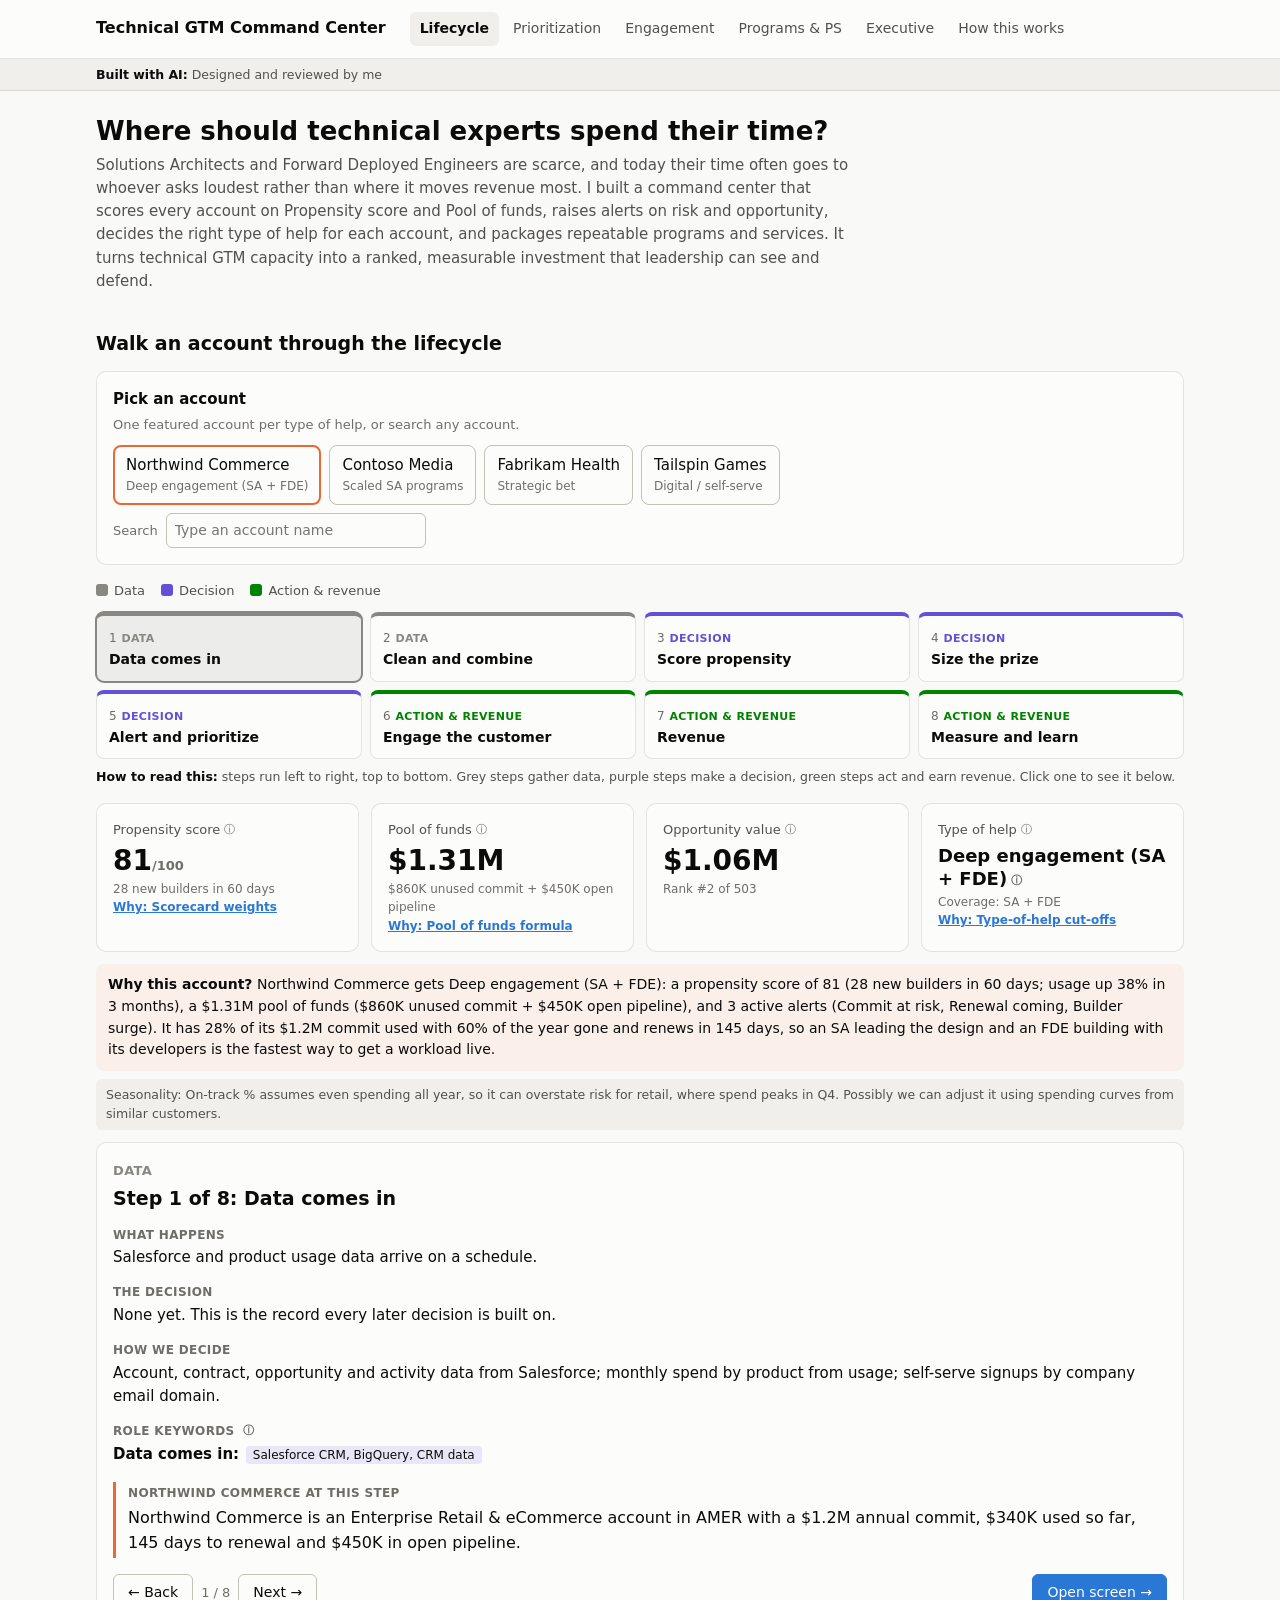
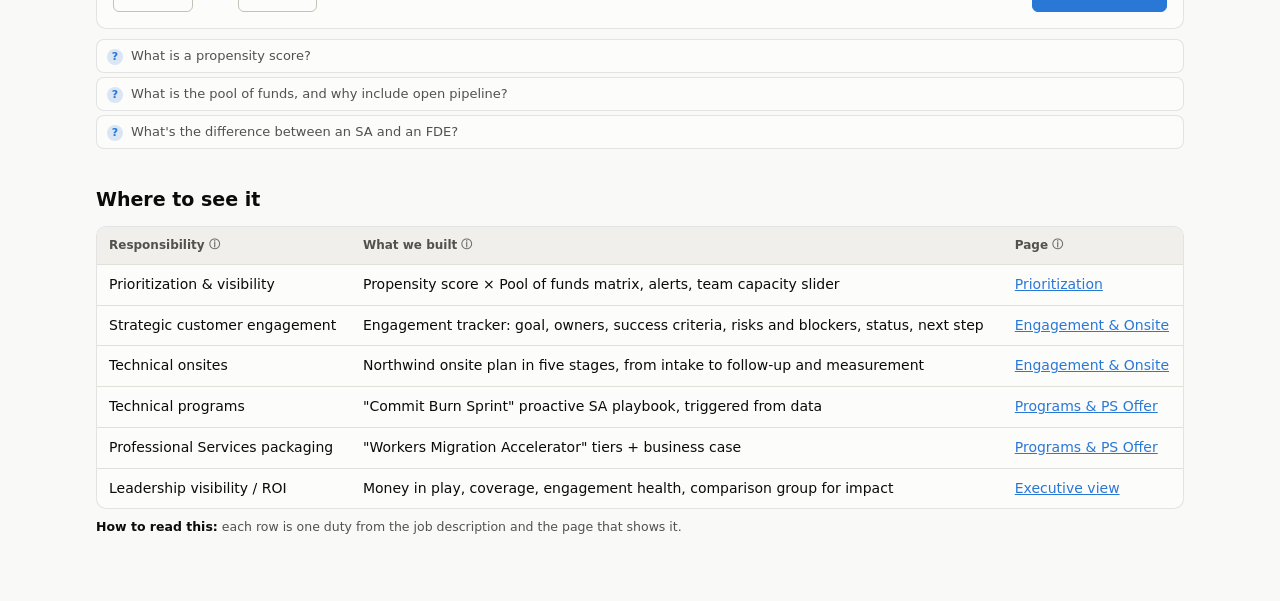
<file: docs/index.html>
<!doctype html>
<html lang="en">
<head>
  <meta charset="utf-8">
  <meta name="viewport" content="width=device-width, initial-scale=1">
  <title>Technical GTM Command Center</title>
  <meta name="description" content="Portfolio POC: how to decide where Solutions Architects and Forward Deployed Engineers spend time, run engagements, and prove ROI.">
  <link rel="stylesheet" href="assets/style.css?v=2026101105">
</head>
<body>
  <header class="site-header">
    <div class="inner">
      <a class="brand" href="index.html">Technical GTM Command Center</a>
      <nav aria-label="Main" id="nav"></nav>
    </div>
  </header>

  <main>
    <h1>Where should technical experts spend their time?</h1>
    <p class="lede">
      Solutions Architects and Forward Deployed Engineers are scarce, and today their time often goes to whoever asks loudest rather than where it moves revenue most.
      I built a command center that scores every account on Propensity score and Pool of funds, raises alerts on risk and opportunity, decides the right type of help for each account, and packages repeatable programs and services.
      It turns technical GTM capacity into a ranked, measurable investment that leadership can see and defend.
    </p>

    <h2 id="lifecycle-title">Walk an account through the lifecycle</h2>

    <!-- 1. Account picker -->
    <div class="card" style="margin-bottom:16px">
      <h3>Pick an account</h3>
      <p class="muted small" style="margin:-4px 0 10px">One featured account per type of help, or search any account.</p>
      <div class="picker" id="featured"></div>
      <div class="search-row">
        <label for="search" class="small muted">Search</label>
        <input type="search" id="search" list="account-names" placeholder="Type an account name" autocomplete="off">
        <datalist id="account-names"></datalist>
        <span class="small muted" id="search-msg" role="status"></span>
      </div>
    </div>

    <!-- 2. Lifecycle steps -->
    <div class="legend" id="legend"></div>
    <ol class="steps" id="steps" aria-labelledby="lifecycle-title"></ol>
    <p class="howto" style="margin:-8px 0 16px"><strong>How to read this:</strong> steps run left to right, top to bottom. Grey steps gather data, purple steps make a decision, green steps act and earn revenue. Click one to see it below.</p>

    <!-- 3. Metric cards + step detail -->
    <div class="grid grid-metrics" id="metrics"></div>
    <div id="why-account" style="margin-bottom:12px"></div>
    <section class="card step-panel" id="panel" aria-live="polite"></section>

    <div data-faq="propensity,pool-of-funds,sa-vs-fde"></div>

    <h2>Where to see it</h2>
    <div class="table-wrap">
      <table>
        <thead><tr><th><span data-term="responsibility">Responsibility</span></th><th><span data-term="built">What we built</span></th><th><span data-term="page">Page</span></th></tr></thead>
        <tbody>
          <tr><td>Prioritization &amp; visibility</td><td>Propensity score × Pool of funds matrix, alerts, team capacity slider</td><td><a href="prioritization.html">Prioritization</a></td></tr>
          <tr><td>Strategic customer engagement</td><td>Engagement tracker: goal, owners, success criteria, risks and blockers, status, next step</td><td><a href="engagement.html">Engagement &amp; Onsite</a></td></tr>
          <tr><td>Technical onsites</td><td>Northwind onsite plan in five stages, from intake to follow-up and measurement</td><td><a href="engagement.html#onsite">Engagement &amp; Onsite</a></td></tr>
          <tr><td>Technical programs</td><td>"Commit Burn Sprint" proactive SA playbook, triggered from data</td><td><a href="programs.html">Programs &amp; PS Offer</a></td></tr>
          <tr><td>Professional Services packaging</td><td>"Workers Migration Accelerator" tiers + business case</td><td><a href="programs.html#ps">Programs &amp; PS Offer</a></td></tr>
          <tr><td>Leadership visibility / ROI</td><td>Money in play, coverage, engagement health, comparison group for impact</td><td><a href="executive.html">Executive view</a></td></tr>
        </tbody>
      </table>
    </div>
    <p class="howto"><strong>How to read this:</strong> each row is one duty from the job description and the page that shows it.</p>
  </main>


  <script src="assets/common.js?v=2026101105"></script>
  <script src="assets/lifecycle.js?v=2026101105"></script>
  <script>
    (async function () {
      const panel = document.getElementById("panel");
      let accounts, content, jd;
      try { ({ accounts, content, jd } = await GTM.init("index.html")); }
      catch (err) { GTM.showError(panel, err); return; }

      const all = accounts.accounts;
      const steps = LIFECYCLE.steps({ accounts, content });
      const featured = accounts.meta.featured.map((n) => all.find((a) => a.account_name === n));

      // ---------- State, read from and written to the URL ----------
      // ?account=<slug>&step=<1-8>. replaceState keeps the URL shareable
      // without adding a browser-history entry for every click.
      const p = GTM.params();
      let account = GTM.findAccount(all, p.get("account")) || featured[0];
      let step = Math.min(Math.max(Number(p.get("step")) || 1, 1), steps.length) - 1;

      function syncUrl() {
        history.replaceState(null, "", GTM.link("index.html", account.slug, step + 1));
        GTM.carryAccountInNav(account.slug);
      }

      // ---------- Account picker ----------
      const featuredEl = document.getElementById("featured");
      featuredEl.innerHTML = featured.map((a) =>
        `<button type="button" class="featured" data-slug="${a.slug}" aria-pressed="false">${GTM.esc(a.account_name)}<span>${GTM.esc(a.quadrant)}</span></button>`).join("");
      featuredEl.addEventListener("click", (e) => {
        const b = e.target.closest("button[data-slug]");
        if (b) selectAccount(GTM.findAccount(all, b.dataset.slug));
      });

      const search = document.getElementById("search");
      const msg = document.getElementById("search-msg");
      document.getElementById("account-names").innerHTML =
        [...all].sort((a, b) => a.account_name.localeCompare(b.account_name))
          .map((a) => `<option value="${GTM.esc(a.account_name)}"></option>`).join("");
      function trySearch() {
        const q = search.value.trim().toLowerCase();
        if (!q) { msg.textContent = ""; return; }
        const exact = all.find((a) => a.account_name.toLowerCase() === q);
        const partial = all.filter((a) => a.account_name.toLowerCase().includes(q));
        const hit = exact || (partial.length === 1 ? partial[0] : null);
        if (hit) { selectAccount(hit); search.value = ""; msg.textContent = `Showing ${hit.account_name}`; }
        else msg.textContent = partial.length ? `${partial.length} matches, keep typing or pick from the list` : "No account with that name";
      }
      search.addEventListener("change", trySearch);
      search.addEventListener("keydown", (e) => { if (e.key === "Enter") trySearch(); });

      // ---------- Step blocks + legend ----------
      document.getElementById("legend").innerHTML = Object.entries(LIFECYCLE.STEP_TYPES).map(([k, label]) =>
        `<span class="type-${k}"><span class="sw" style="background:var(--c)"></span>${label}</span>`).join("");
      const stepsEl = document.getElementById("steps");
      stepsEl.innerHTML = steps.map((s, i) => `
        <li><button type="button" class="type-${s.type}" data-i="${i}">
          <span class="num">${i + 1}</span> <span class="ty">${LIFECYCLE.STEP_TYPES[s.type]}</span>
          <span class="nm">${s.name}</span>
        </button></li>`).join("");
      stepsEl.addEventListener("click", (e) => {
        const b = e.target.closest("button[data-i]");
        if (b) { step = Number(b.dataset.i); render(); }
      });

      // JD keywords for a lifecycle step, from jd_mapping.json.
      function roleKeywords(s) {
        return s.jd.map((name) => {
          const row = jd.find((r) => r.step === name);
          return `<div style="margin:2px 0"><strong>${GTM.esc(row.step)}:</strong> ${row.jd_keywords.map((k) => `<span class="kw">${GTM.esc(k)}</span>`).join(" ")}</div>`;
        }).join("");
      }

      // ---------- Rendering ----------
      function selectAccount(a) { if (a) { account = a; render(); } }

      function render() {
        syncUrl();
        featuredEl.querySelectorAll("button").forEach((b) => b.setAttribute("aria-pressed", String(b.dataset.slug === account.slug)));
        stepsEl.querySelectorAll("button").forEach((b, i) => {
          if (i === step) b.setAttribute("aria-current", "step"); else b.removeAttribute("aria-current");
        });

        const a = account;
        const card = (label, value, sub) =>
          `<div class="card kpi"><div class="label">${label}</div><div class="value">${value}</div><div class="sub">${sub}</div></div>`;
        document.getElementById("metrics").innerHTML = [
          card(GTM.term("propensity_score"), `${a.propensity_score}<span class="muted small">/100</span>`, `${GTM.esc(a.top_reasons[0])} ${GTM.why("weights")}`),
          card(GTM.term("pool_of_funds"), GTM.usd(a.pool_of_funds), `${GTM.poolBreakdown(a)} ${GTM.why("pool-of-funds")}`),
          card(GTM.term("expected_value"), GTM.usd(a.expected_value_usd), `Rank #${a.priority_rank} of ${all.length}`),
          card(GTM.term("quadrant"), `<span style="font-size:18px;line-height:1.3;display:block">${GTM.term(a.quadrant)}</span>`, `Coverage: ${a.coverage} ${GTM.why("quadrants")}`),
        ].join("");

        document.getElementById("why-account").innerHTML = GTM.whyThisAccountBox(a) + GTM.seasonalNote(a);

        const s = steps[step];
        const [page, hash] = s.screen;
        panel.innerHTML = `
          <span class="ty small type-${s.type}" style="color:var(--c);font-weight:600;text-transform:uppercase;letter-spacing:.03em">${LIFECYCLE.STEP_TYPES[s.type]}</span>
          <h2 style="margin-top:2px">Step ${step + 1} of ${steps.length}: ${s.name}</h2>
          <dl>
            <div><dt>What happens</dt><dd>${s.what}</dd></div>
            <div><dt>The decision</dt><dd>${s.decision}</dd></div>
            <div><dt>How we decide</dt><dd>${s.how}${s.why.map(GTM.why).join("")}</dd></div>
            <div><dt>Role keywords ${GTM.term("jd_keyword", "")}</dt><dd>${roleKeywords(s)}</dd></div>
            <div class="nw-box"><dt>${GTM.esc(a.account_name)} at this step</dt><dd><p class="sentence">${GTM.esc(s.sentence(a))}</p></dd></div>
          </dl>
          <div class="panel-actions">
            <div class="group">
              <button class="btn" type="button" id="back">← Back</button>
              <span class="muted small">${step + 1} / ${steps.length}</span>
              <button class="btn" type="button" id="next">Next →</button>
            </div>
            <a class="btn btn-primary" style="text-decoration:none" href="${GTM.link(page, a.slug, step + 1, hash)}">Open screen →</a>
          </div>`;
        // Back / Next loop around: after step 8 comes step 1.
        // The panel is redrawn, so put keyboard focus back on the pressed button.
        document.getElementById("back").onclick = () => { step = (step - 1 + steps.length) % steps.length; render(); document.getElementById("back").focus(); };
        document.getElementById("next").onclick = () => { step = (step + 1) % steps.length; render(); document.getElementById("next").focus(); };
      }

      render();
    })();
  </script>
</body>
</html>
</file>
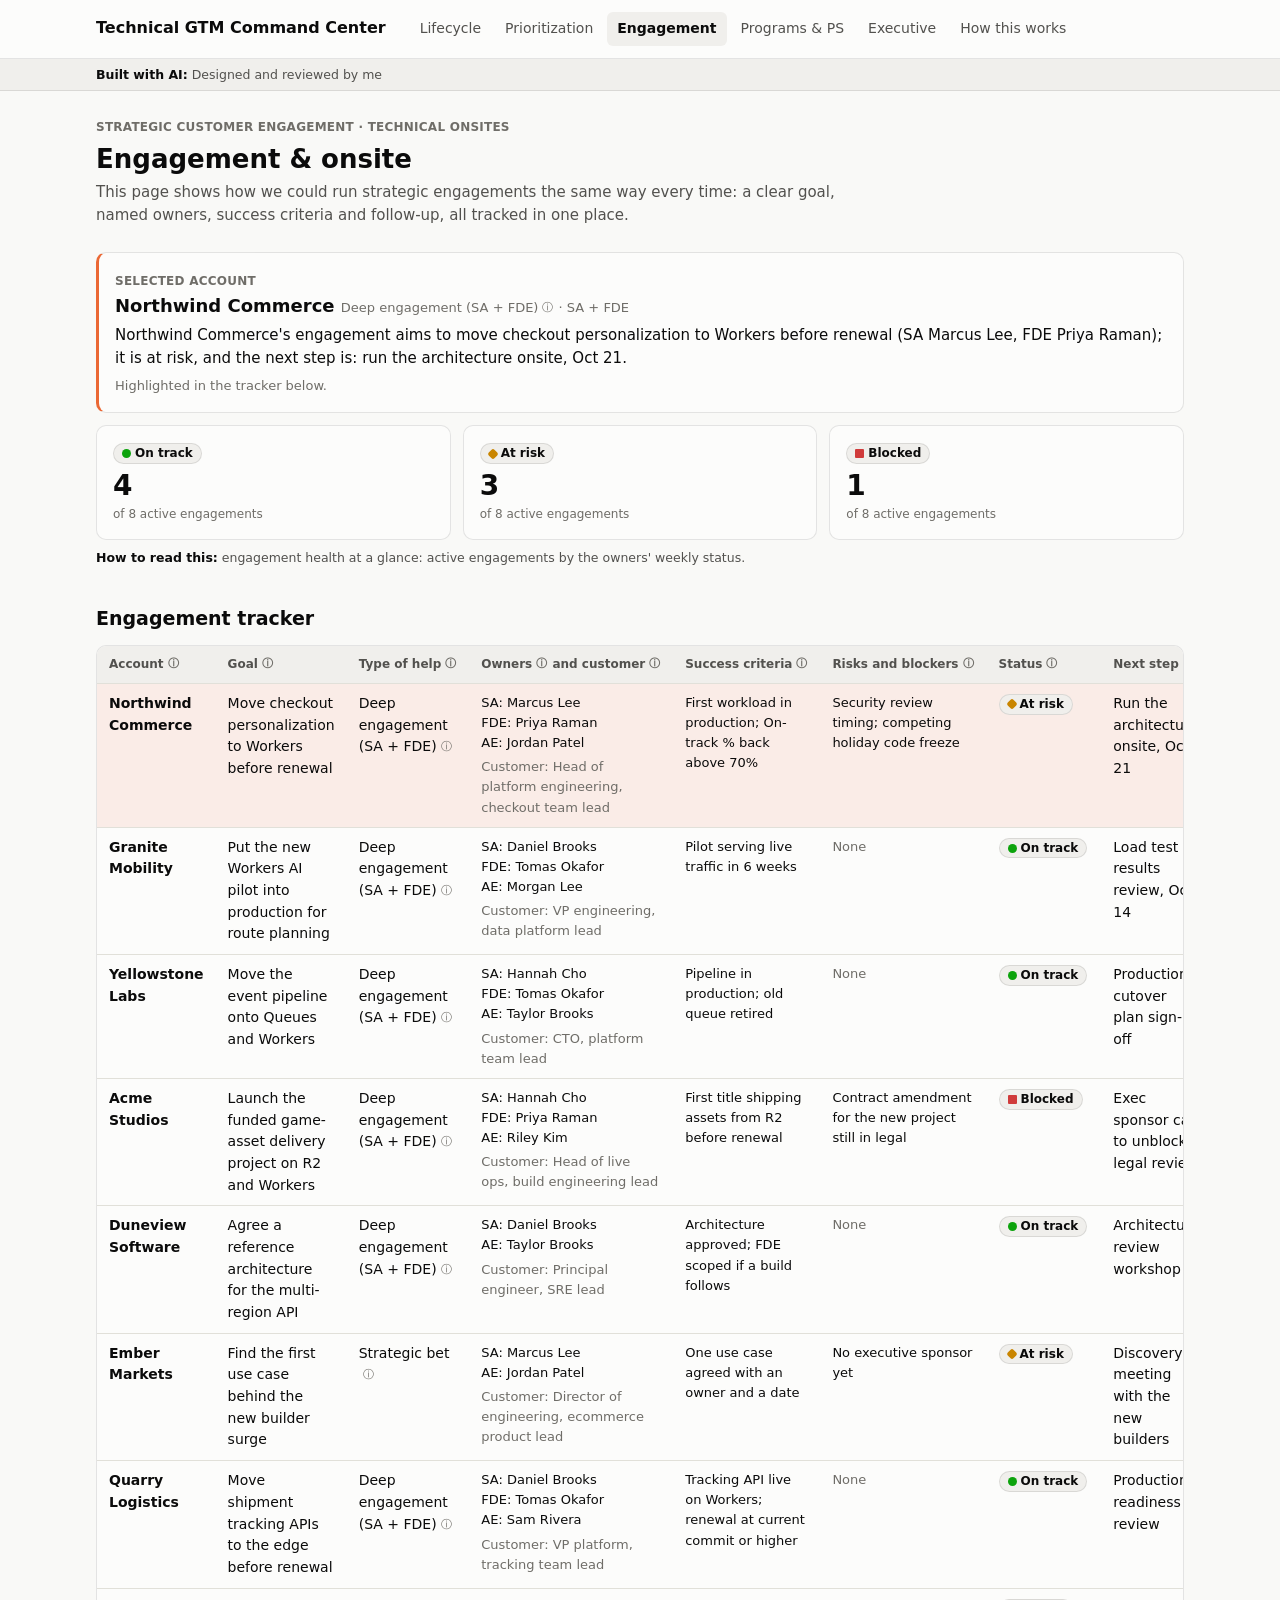
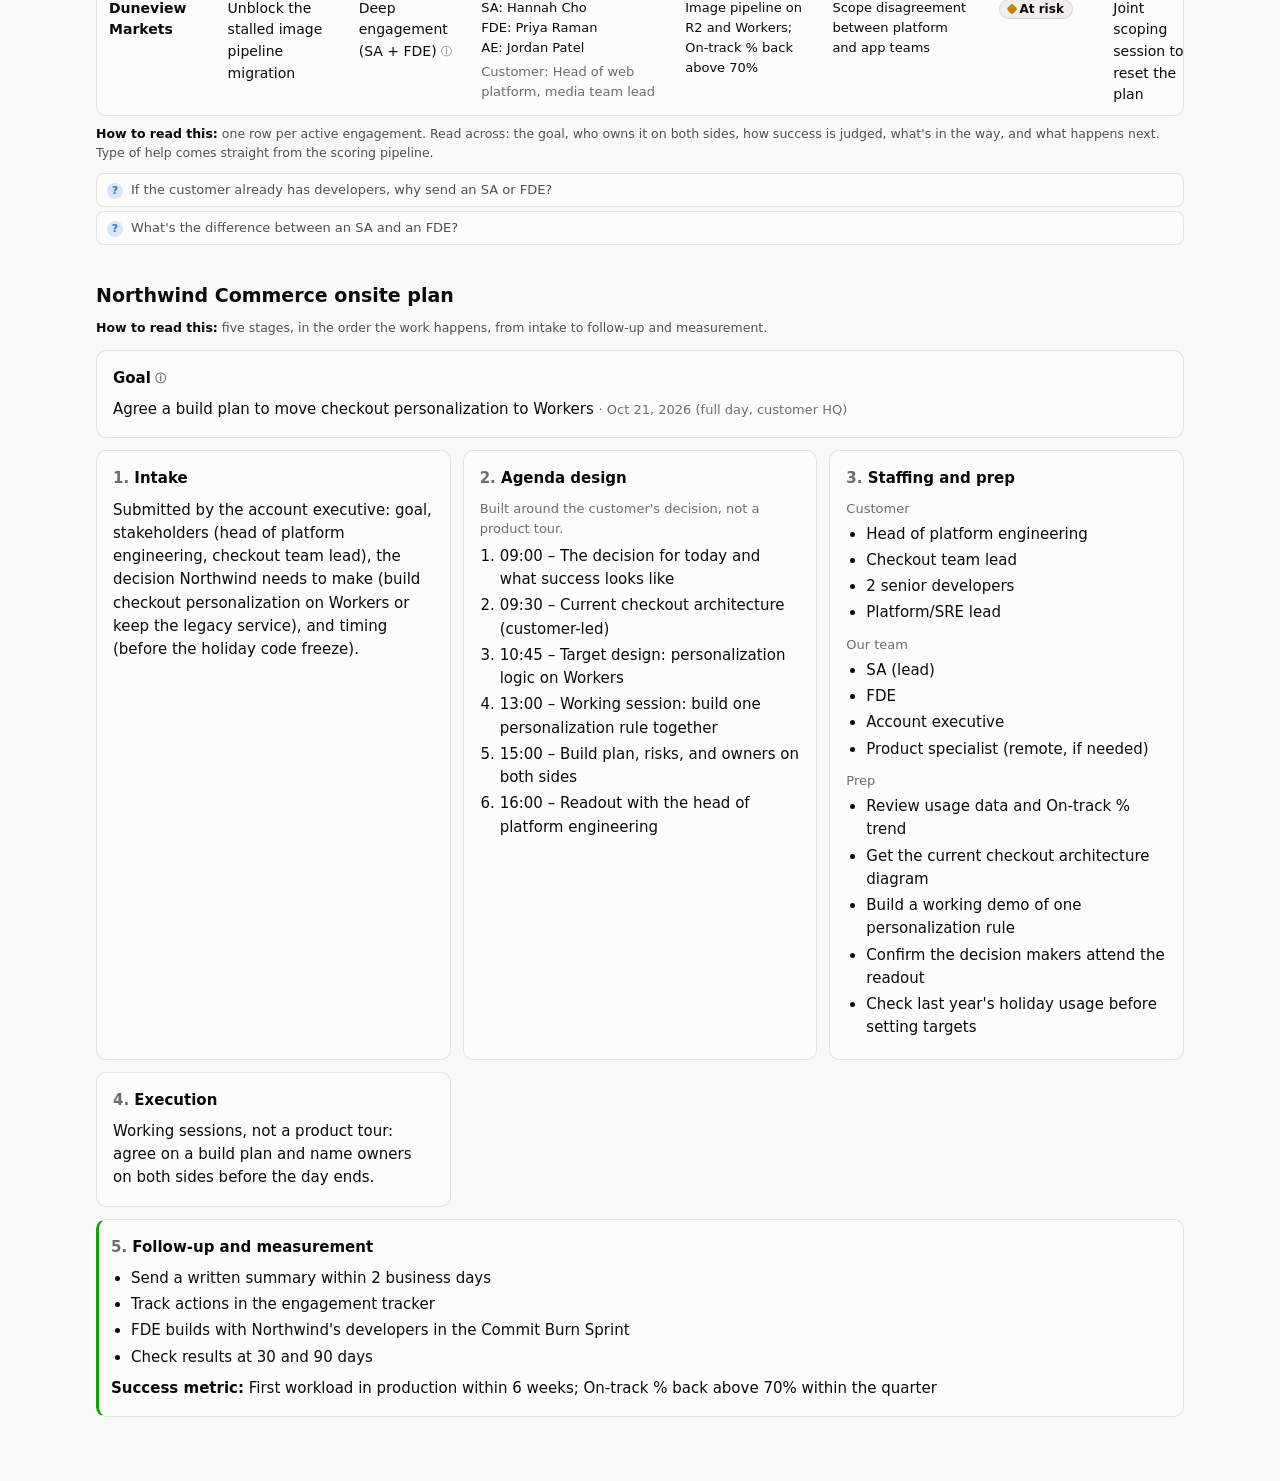
<file: docs/engagement.html>
<!doctype html>
<html lang="en">
<head>
  <meta charset="utf-8">
  <meta name="viewport" content="width=device-width, initial-scale=1">
  <title>Engagement and Onsite</title>
  <meta name="description" content="Strategic engagement tracker and the Northwind Commerce technical onsite plan.">
  <link rel="stylesheet" href="assets/style.css?v=2026101105">
</head>
<body>
  <header class="site-header">
    <div class="inner">
      <a class="brand" href="index.html">Technical GTM Command Center</a>
      <nav aria-label="Main" id="nav"></nav>
    </div>
  </header>

  <main>
    <span class="responsibility">Strategic customer engagement · Technical onsites</span>
    <h1>Engagement &amp; onsite</h1>
    <p class="lede">This page shows how we could run strategic engagements the same way every time: a clear goal, named owners, success criteria and follow-up, all tracked in one place.</p>

    <section class="card callout" id="selected" style="margin-bottom:12px"></section>

    <div class="grid grid-3" id="summary"></div>
    <p class="howto"><strong>How to read this:</strong> engagement health at a glance: active engagements by the owners' weekly status.</p>

    <h2>Engagement tracker</h2>
    <div class="table-wrap">
      <table>
        <thead><tr>
          <th><span data-term="account">Account</span></th><th><span data-term="goal">Goal</span></th>
          <th><span data-term="quadrant">Type of help</span></th><th><span data-term="owner">Owners</span> and <span data-term="stakeholders">customer</span></th>
          <th><span data-term="success_criteria">Success criteria</span></th>
          <th><span data-term="blocker">Risks and blockers</span></th><th><span data-term="status">Status</span></th>
          <th><span data-term="next_step">Next step</span></th>
        </tr></thead>
        <tbody id="tracker"></tbody>
      </table>
    </div>
    <p class="howto"><strong>How to read this:</strong> one row per active engagement. Read across: the goal, who owns it on both sides, how success is judged, what's in the way, and what happens next. Type of help comes straight from the scoring pipeline.</p>
    <div data-faq="why-send-sa,sa-vs-fde"></div>

    <h2 id="onsite">Northwind Commerce onsite plan</h2>
    <p class="howto" style="margin:-4px 0 12px"><strong>How to read this:</strong> five stages, in the order the work happens, from intake to follow-up and measurement.</p>
    <div id="onsite-plan"></div>
  </main>

  <script src="assets/common.js?v=2026101105"></script>
  <script src="assets/lifecycle.js?v=2026101105"></script>
  <script>
    (async function () {
      let accounts, content;
      try { ({ accounts, content } = await GTM.init("engagement.html")); }
      catch (err) { GTM.showError(document.querySelector("main"), err); return; }

      const byName = Object.fromEntries(accounts.accounts.map((a) => [a.account_name, a]));
      const eng = content.engagements;
      const selected = GTM.selectedAccount(accounts.accounts);
      GTM.carryAccountInNav(selected.slug);
      GTM.backToLifecycle(selected);
      const engageStep = LIFECYCLE.steps({ accounts, content })[5]; // "Engage the customer"
      const inTracker = eng.some((e) => e.account === selected.account_name);
      document.getElementById("selected").innerHTML = `
        <span class="responsibility" style="margin:0">Selected account</span>
        <h3 style="font-size:18px">${GTM.esc(selected.account_name)} <span class="muted small" style="font-weight:400">${GTM.term(selected.quadrant)} · ${GTM.esc(selected.coverage)}</span></h3>
        <p style="margin:0">${GTM.esc(engageStep.sentence(selected))}</p>
        ${inTracker ? '<p class="small muted" style="margin:6px 0 0">Highlighted in the tracker below.</p>' : ""}`;

      const count = (s) => eng.filter((e) => e.status === s).length;
      document.getElementById("summary").innerHTML = [["green", "On track"], ["yellow", "At risk"], ["red", "Blocked"]]
        .map(([s]) => `<div class="card kpi"><div class="label">${GTM.status(s)}</div><div class="value">${count(s)}</div><div class="sub">of ${eng.length} active engagements</div></div>`).join("");

      document.getElementById("tracker").innerHTML = eng.map((e) => {
        const a = byName[e.account];
        const owners = [`SA: ${e.sa}`, e.fde ? `FDE: ${e.fde}` : null, a ? `AE: ${a.owner}` : null].filter(Boolean);
        return `<tr class="${e.account === selected.account_name ? "is-selected" : ""}">
          <td><strong>${GTM.esc(e.account)}</strong></td>
          <td>${GTM.esc(e.goal)}</td>
          <td>${a ? GTM.term(a.quadrant) : "—"}</td>
          <td class="small">${owners.map(GTM.esc).join("<br>")}<div class="muted" style="margin-top:4px">Customer: ${GTM.esc(e.stakeholders)}</div></td>
          <td class="small">${GTM.esc(GTM.fill(e.success_criteria))}</td>
          <td class="small">${e.blocker && e.blocker !== "None" ? GTM.esc(e.blocker) : '<span class="muted">None</span>'}</td>
          <td>${GTM.status(e.status)}</td>
          <td>${GTM.esc(e.next_step)}</td>
        </tr>`;
      }).join("");

      const o = content.onsite;
      const list = (items, tag = "ul") => `<${tag} class="tight">${items.map((i) => `<li>${GTM.esc(i)}</li>`).join("")}</${tag}>`;
      const stage = (n, title, body) => `<div class="card"><h3><span class="muted">${n}.</span> ${title}</h3>${body}</div>`;
      document.getElementById("onsite-plan").innerHTML = `
        <div class="card" style="margin-bottom:12px">
          <h3>${GTM.term("goal")}</h3>
          <p style="margin:0">${GTM.esc(o.goal)} <span class="muted small">· ${GTM.esc(o.date)}</span></p>
        </div>
        <div class="grid grid-2">
          ${stage(1, "Intake", `<p style="margin:0">${GTM.esc(o.intake)}</p>`)}
          ${stage(2, "Agenda design", `<p class="small muted" style="margin:0 0 6px">Built around the customer's decision, not a product tour.</p>${list(o.agenda, "ol")}`)}
          ${stage(3, "Staffing and prep", `<p class="small muted" style="margin:0 0 4px">Customer</p>${list(o.attendees.customer)}
            <p class="small muted" style="margin:10px 0 4px">Our team</p>${list(o.attendees.our_team)}
            <p class="small muted" style="margin:10px 0 4px">Prep</p>${list(o.prep_checklist)}`)}
          ${stage(4, "Execution", `<p style="margin:0">${GTM.esc(o.execution)}</p>`)}
        </div>
        <div class="card metric" style="margin-top:12px">
          <h3><span class="muted">5.</span> Follow-up and measurement</h3>
          ${list(o.follow_ups)}
          <p style="margin:8px 0 0"><strong>Success metric:</strong> ${GTM.esc(GTM.fill(o.success_metric))}</p>
        </div>`;
      GTM.scrollToHash();
    })();
  </script>
</body>
</html>
</file>
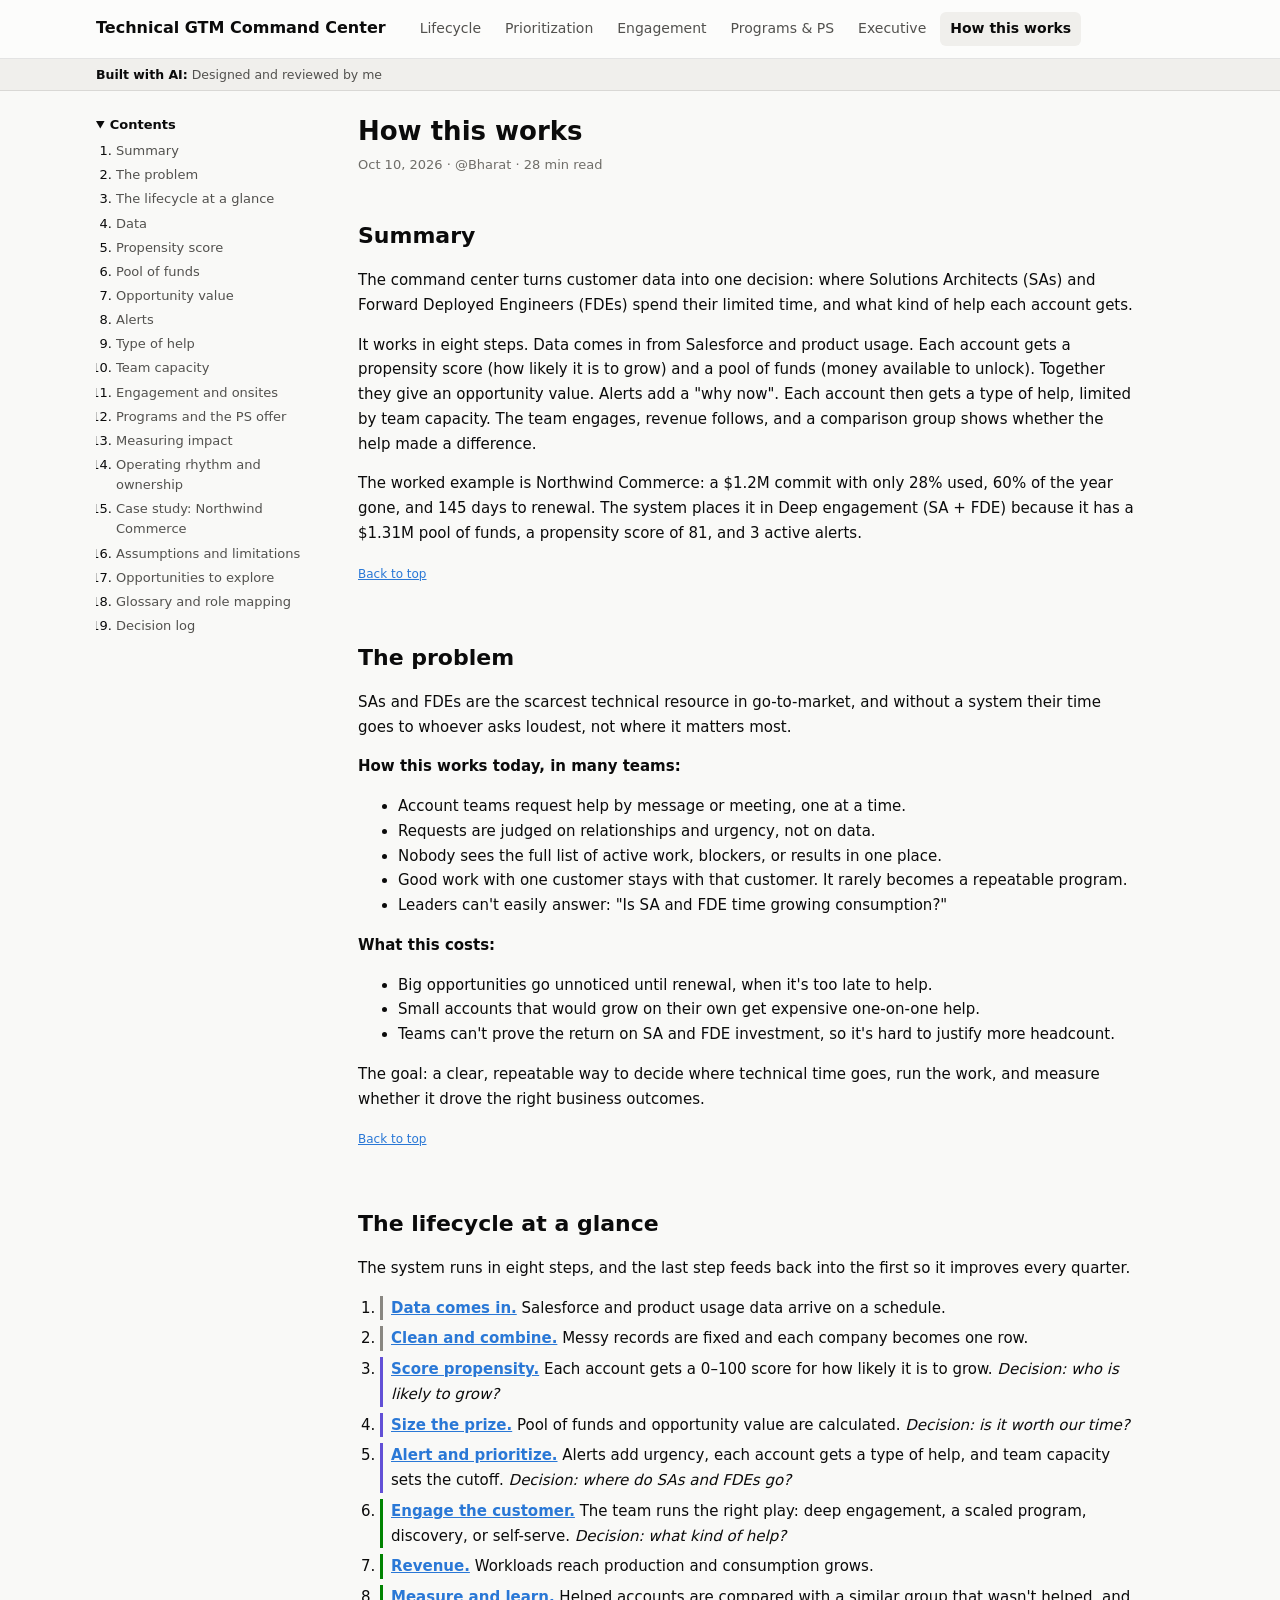
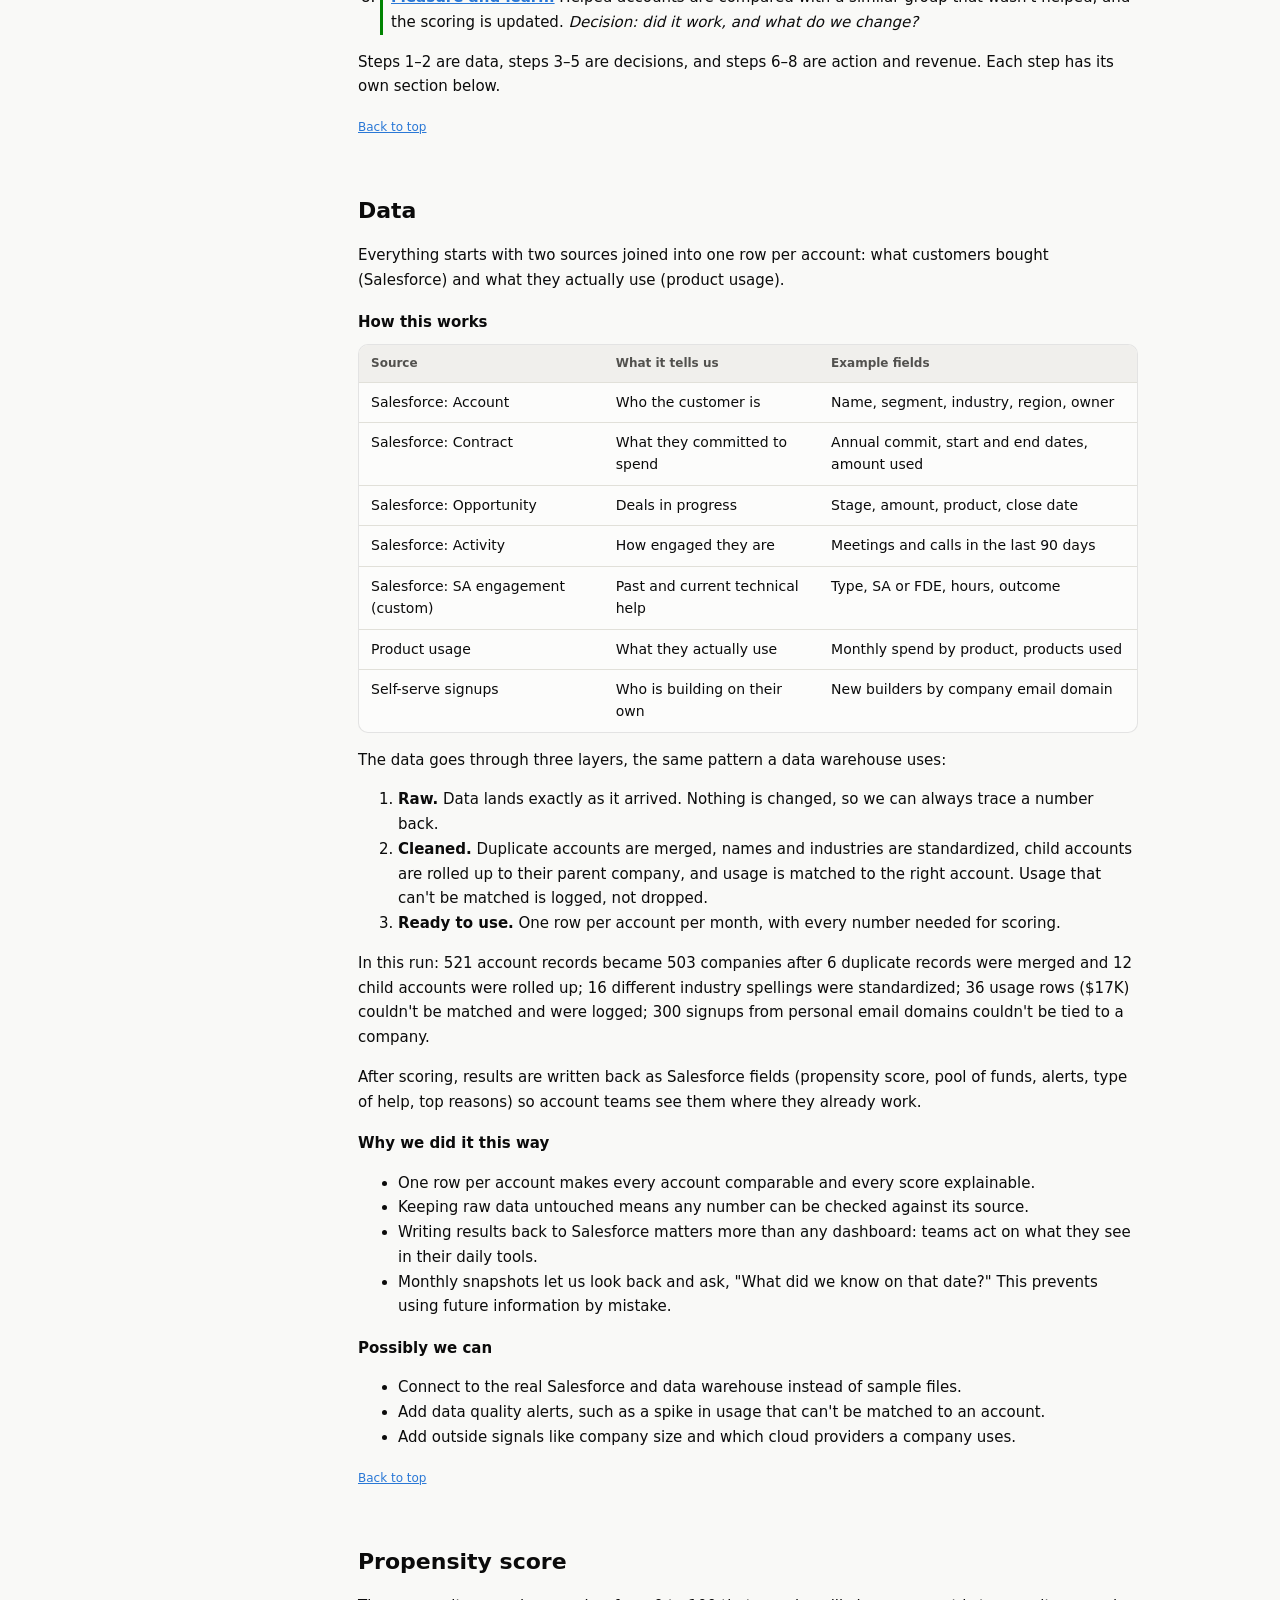
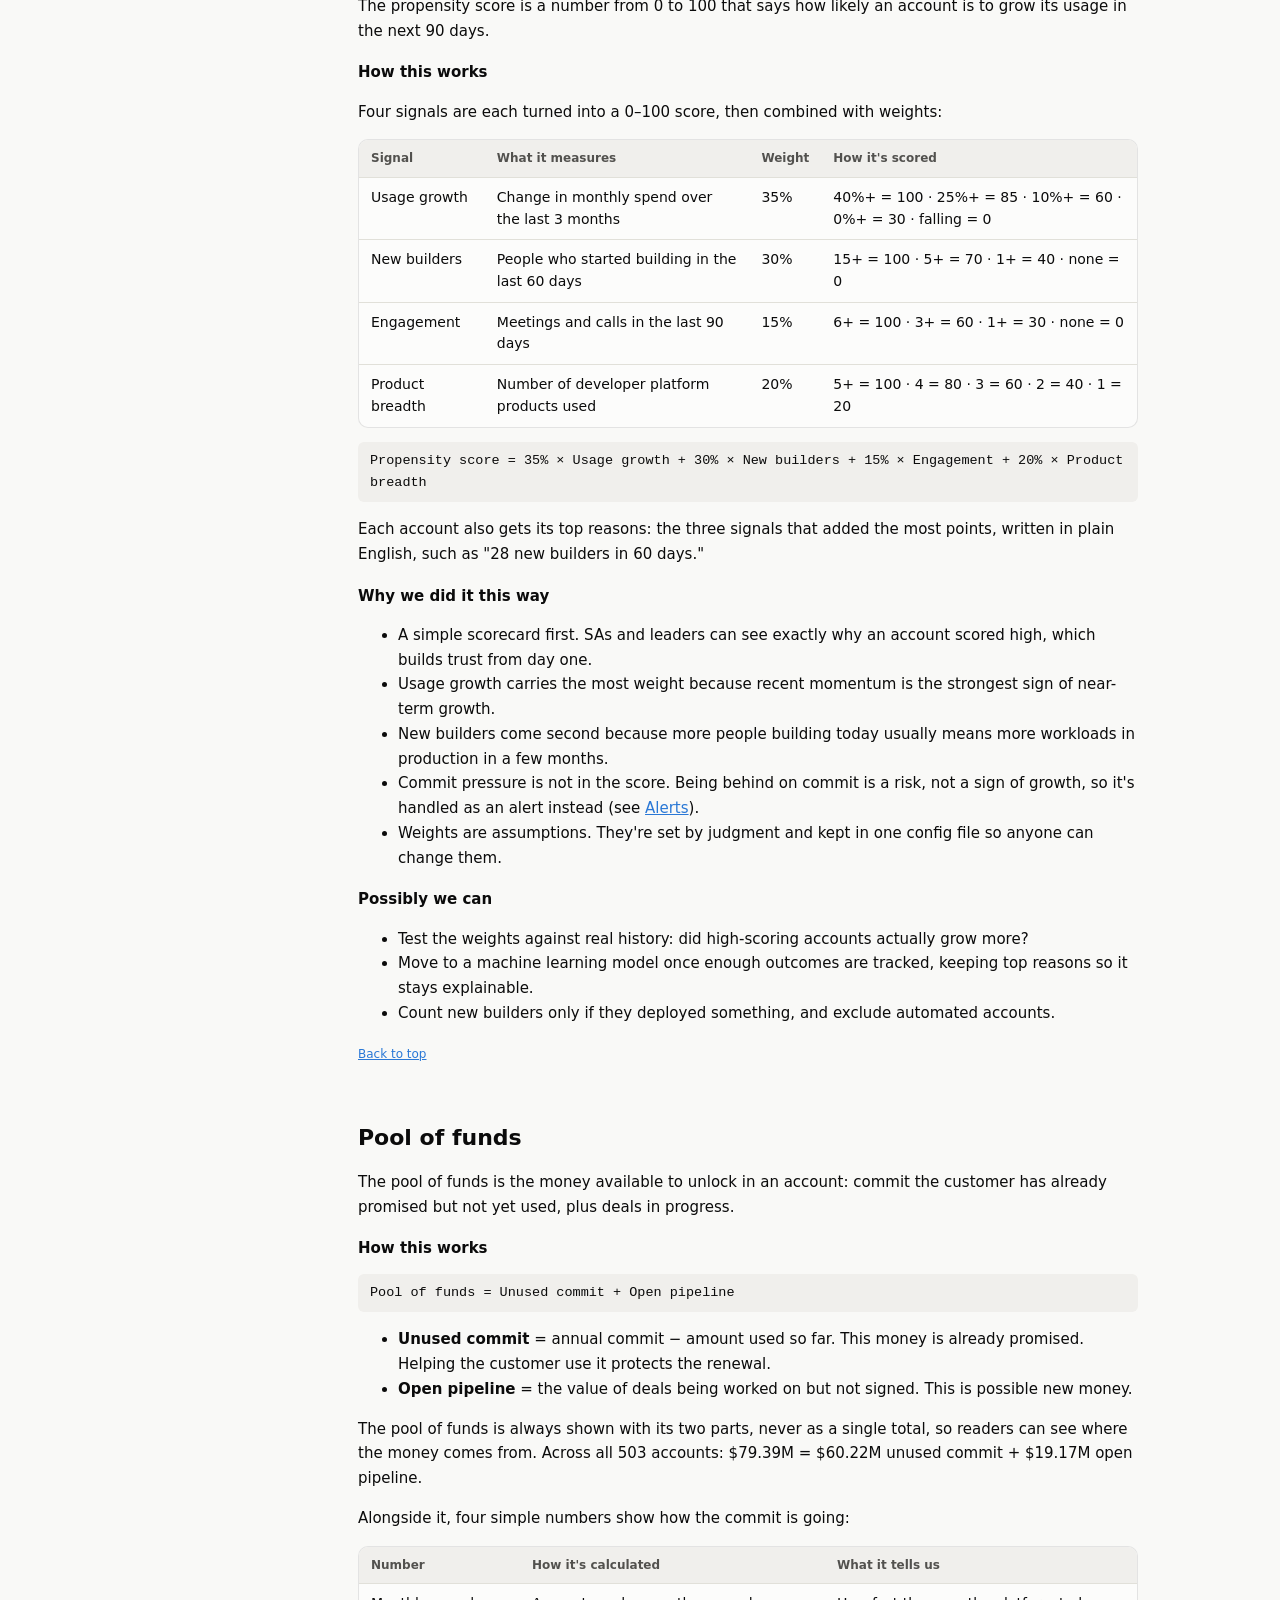
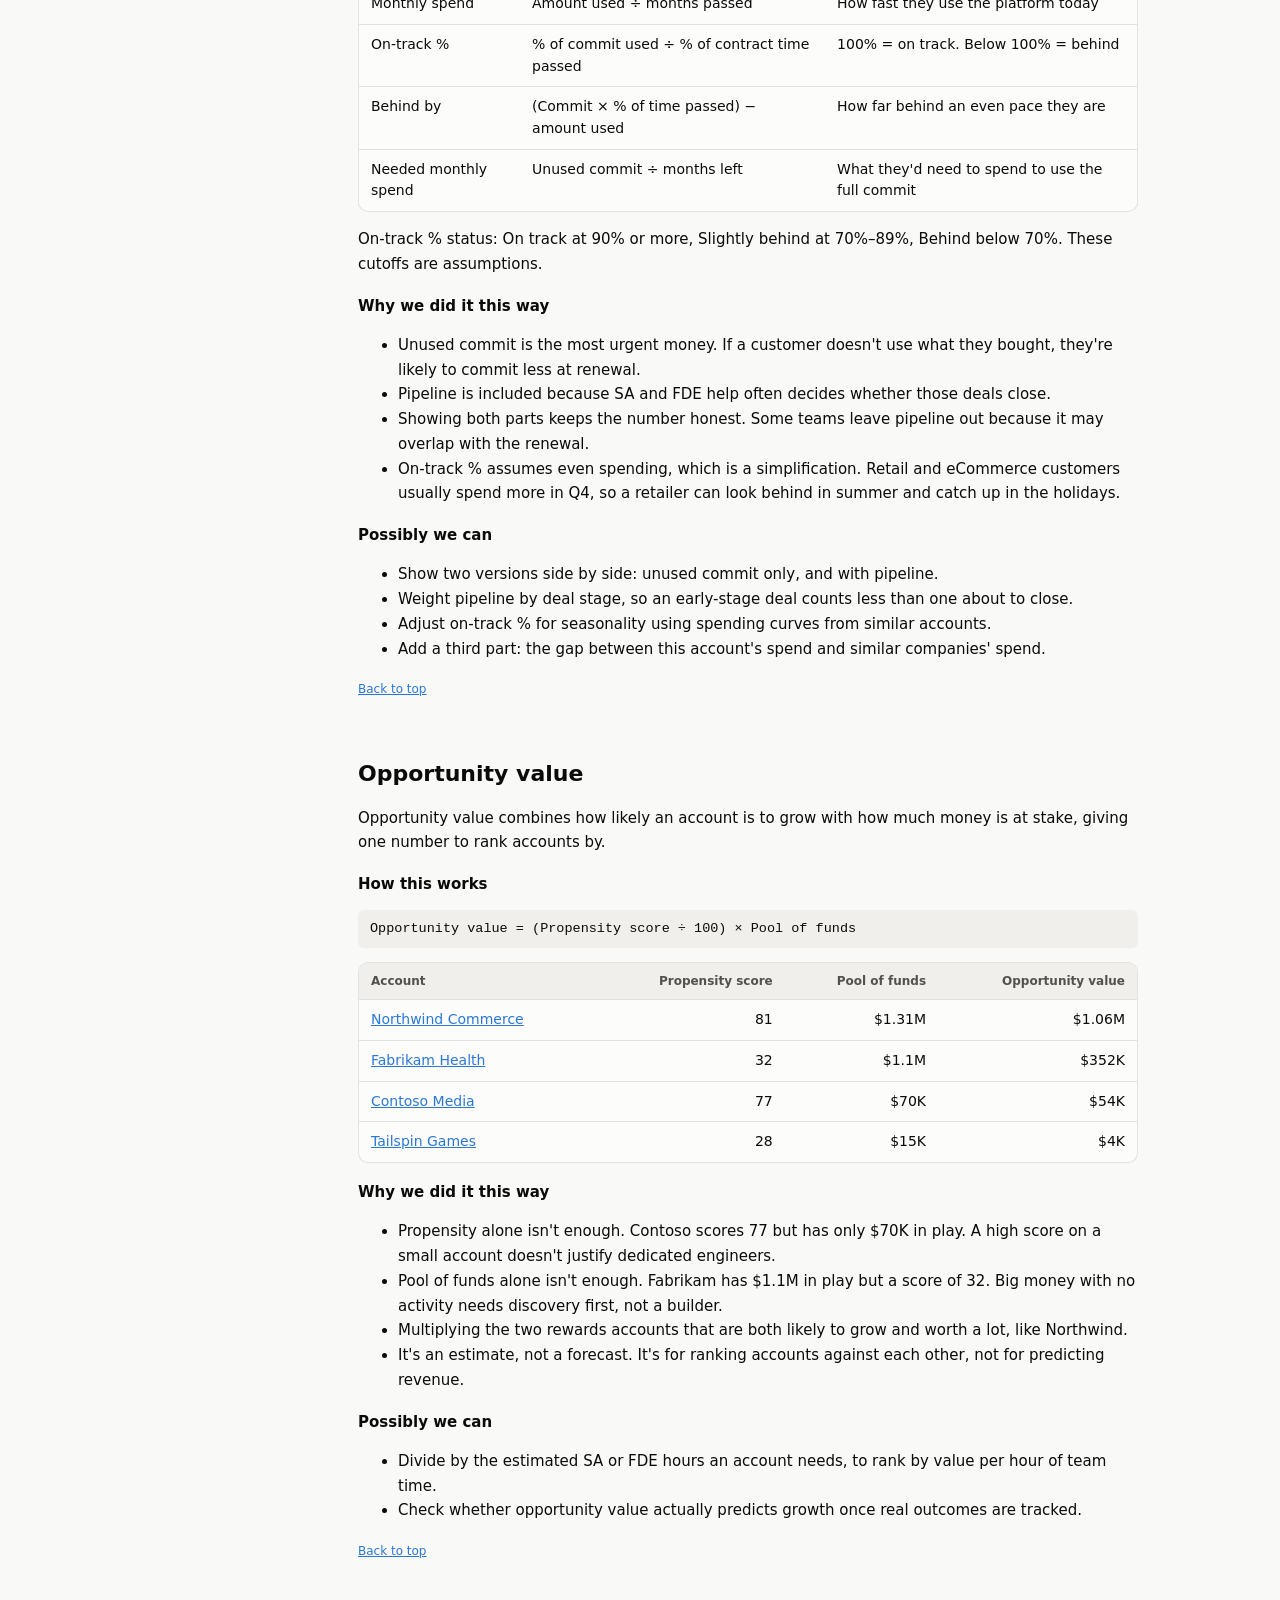
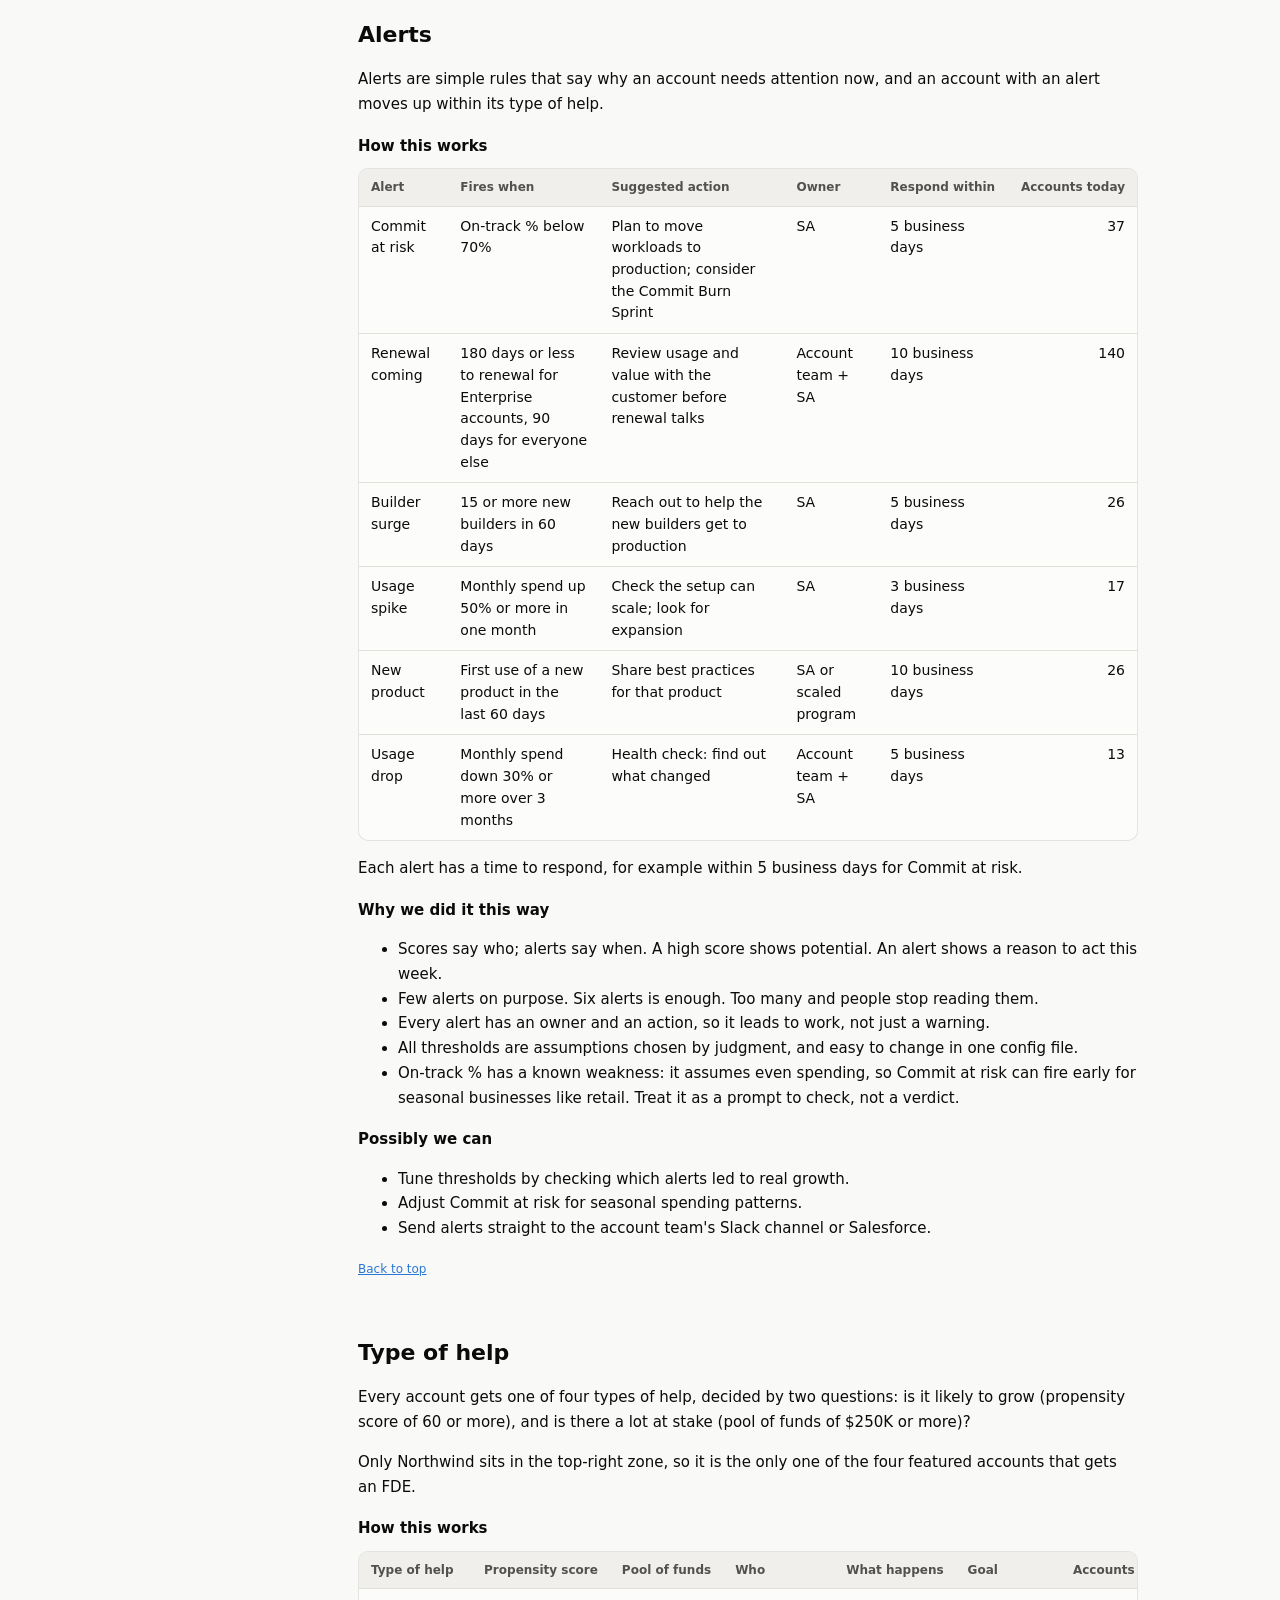
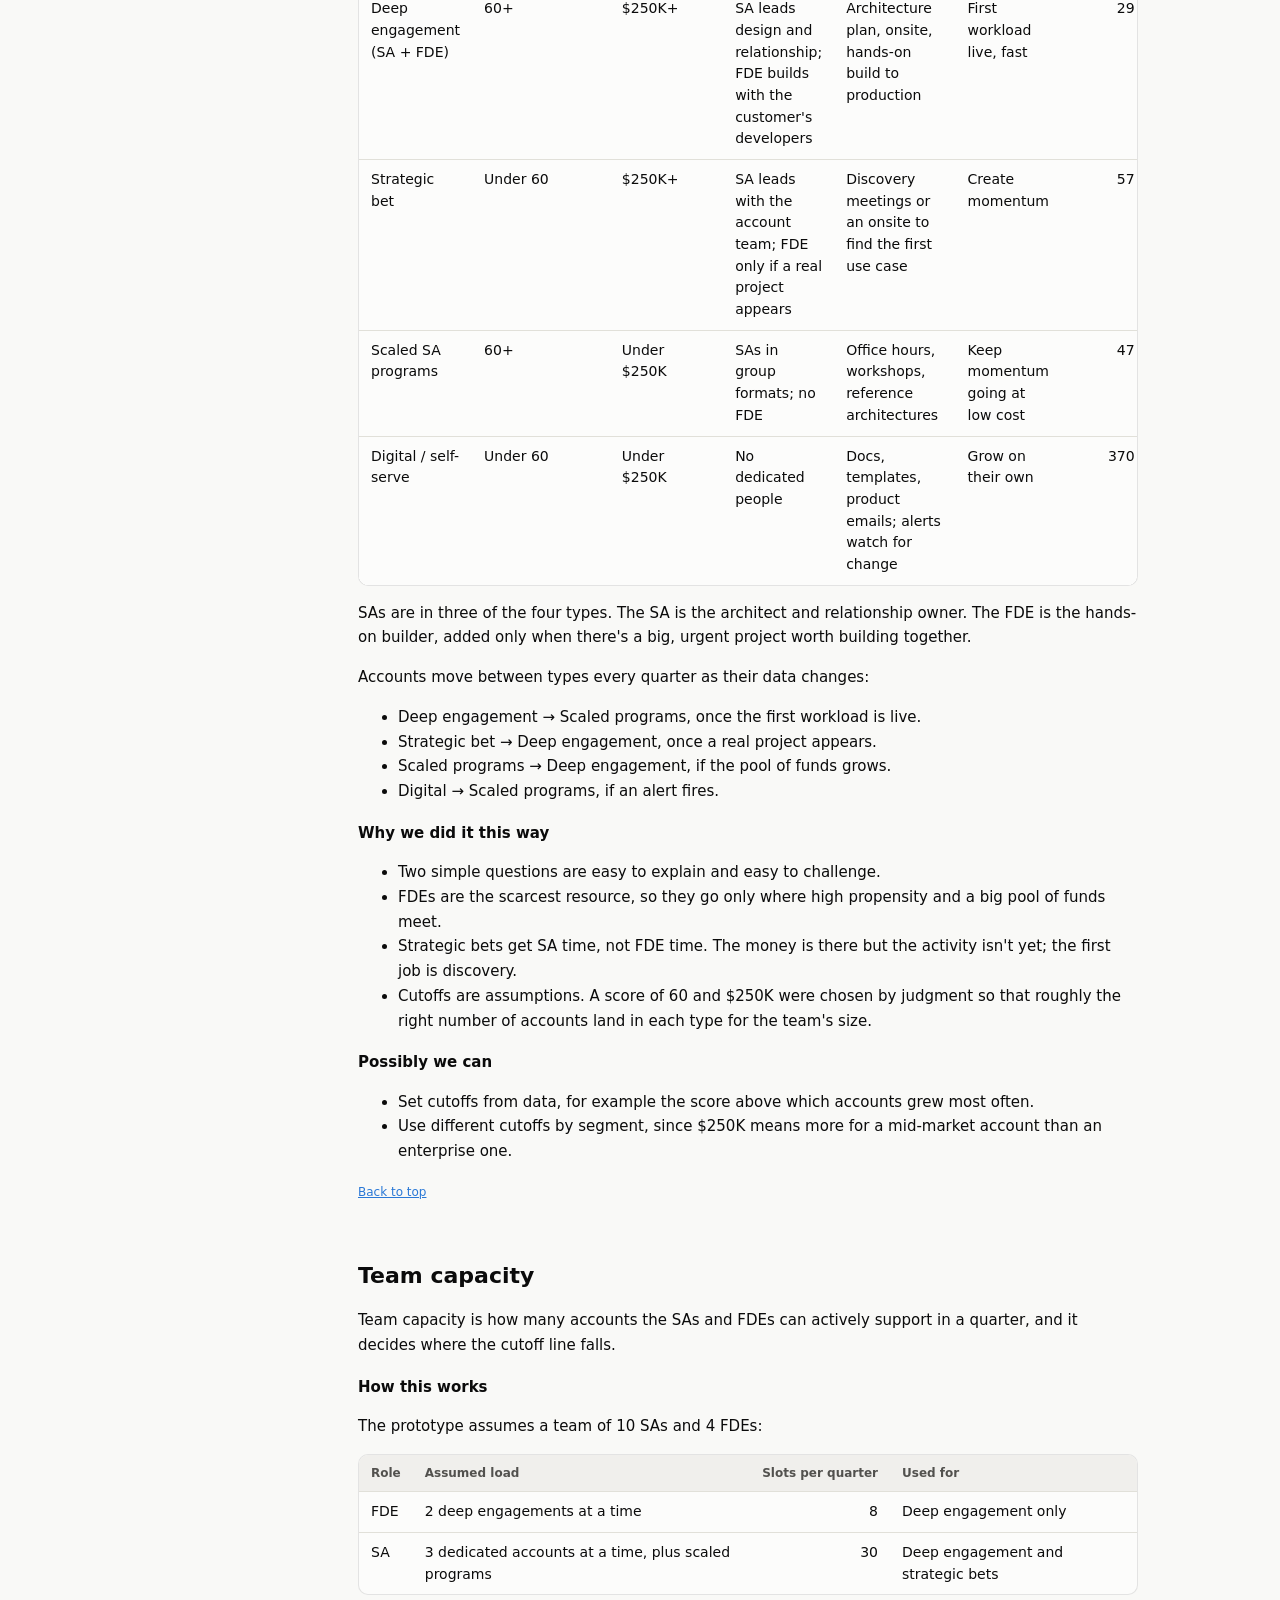
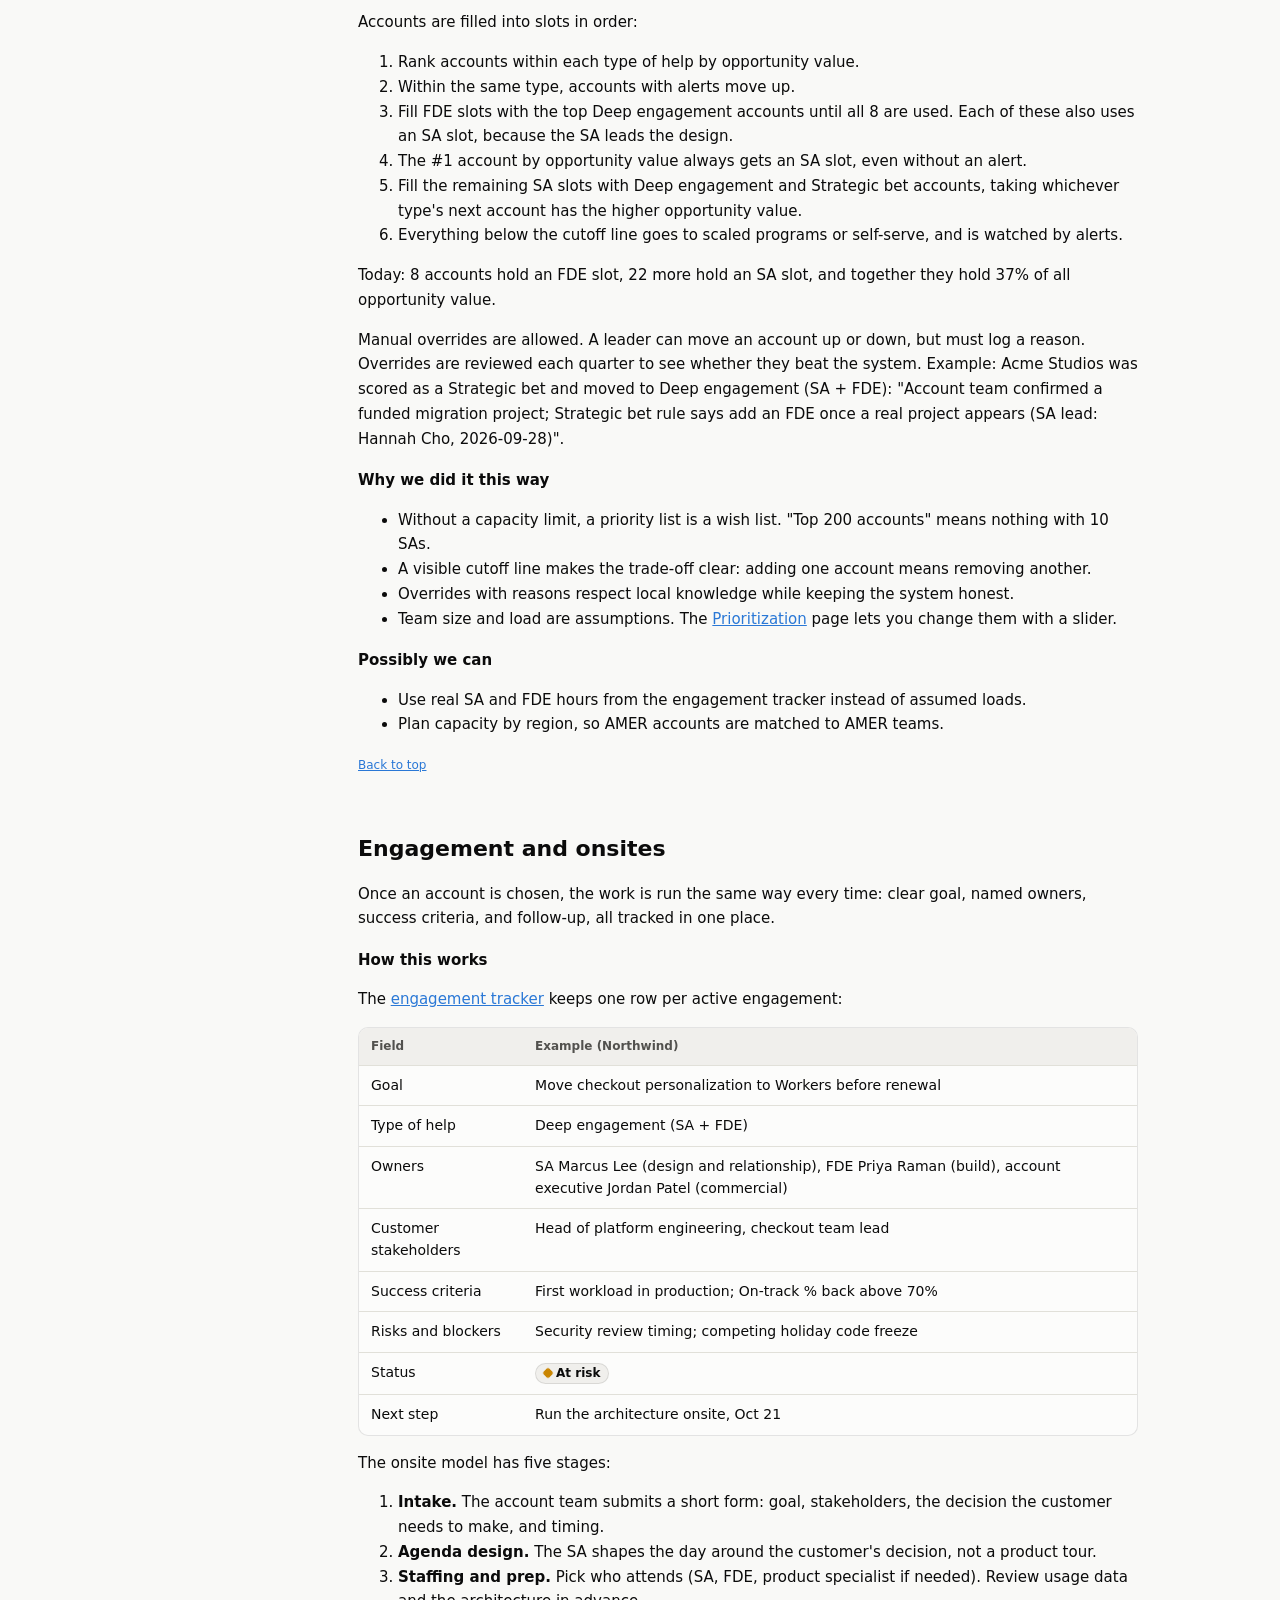
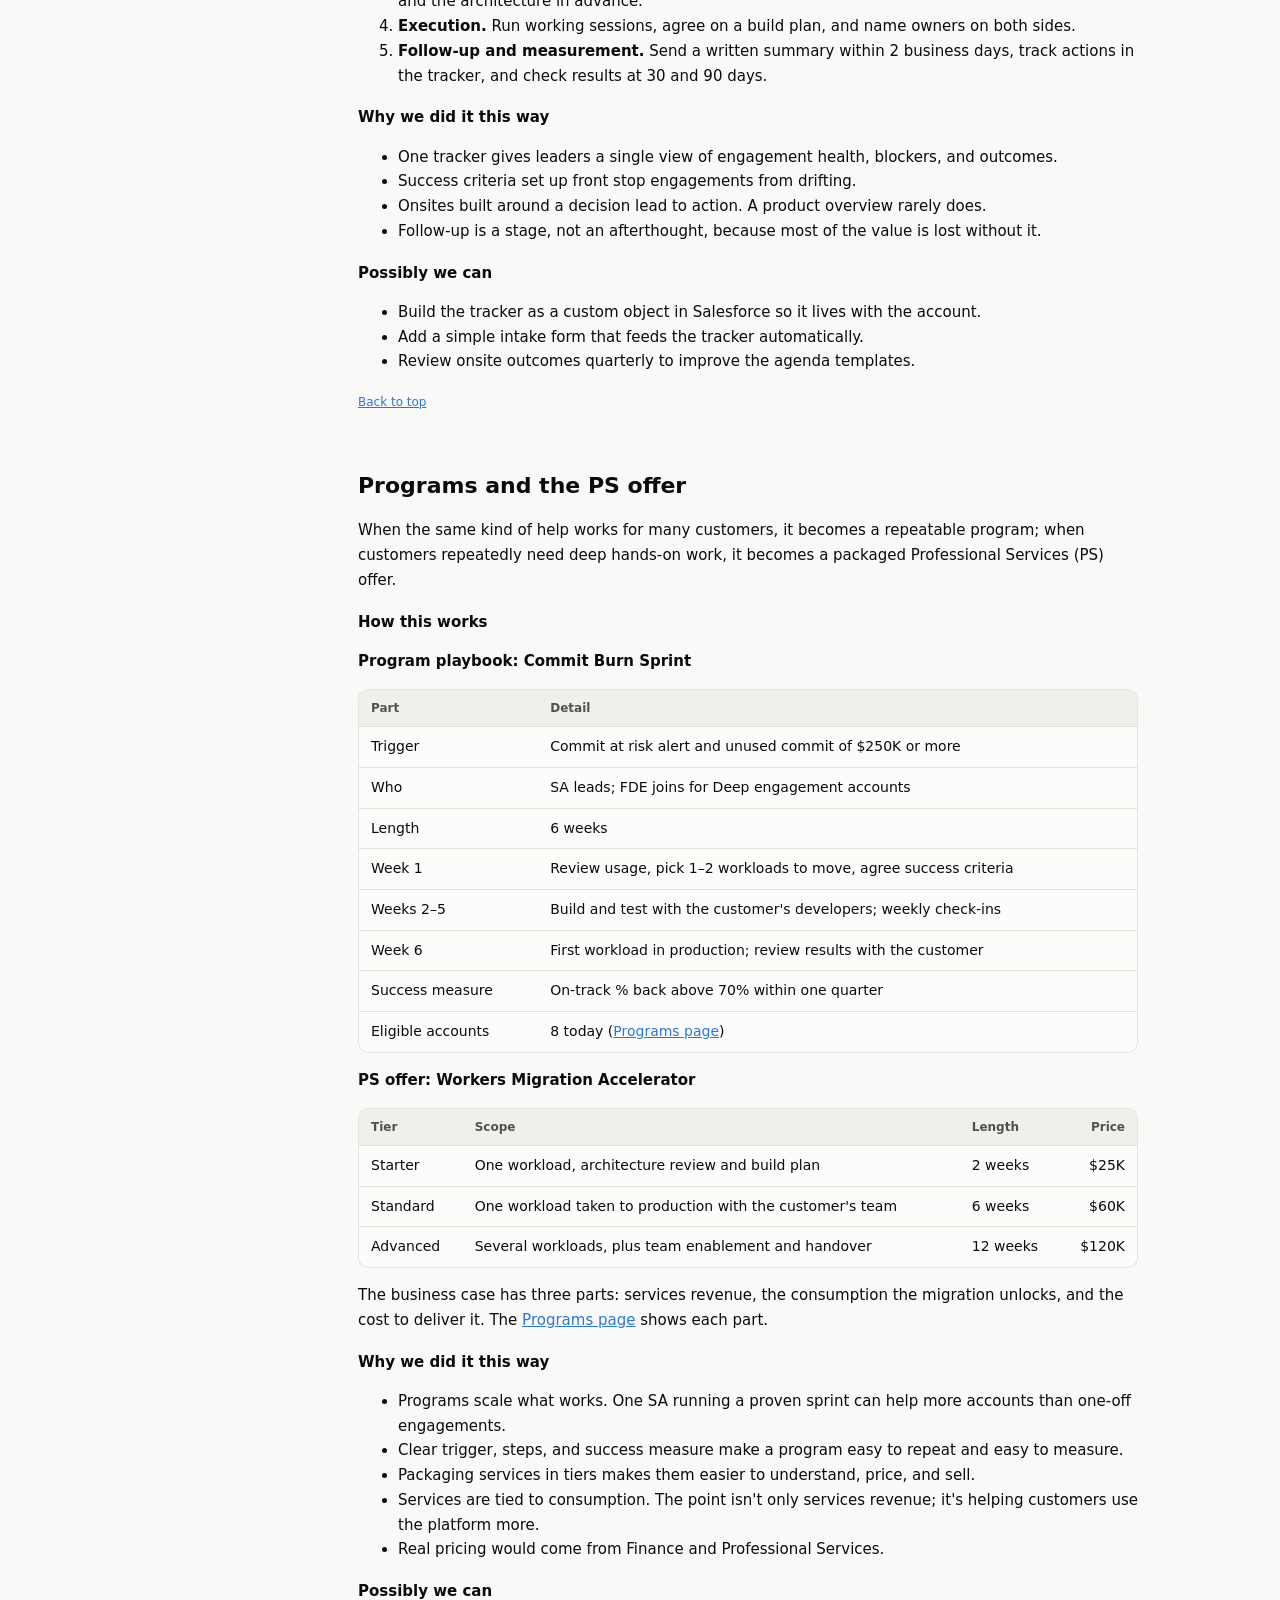
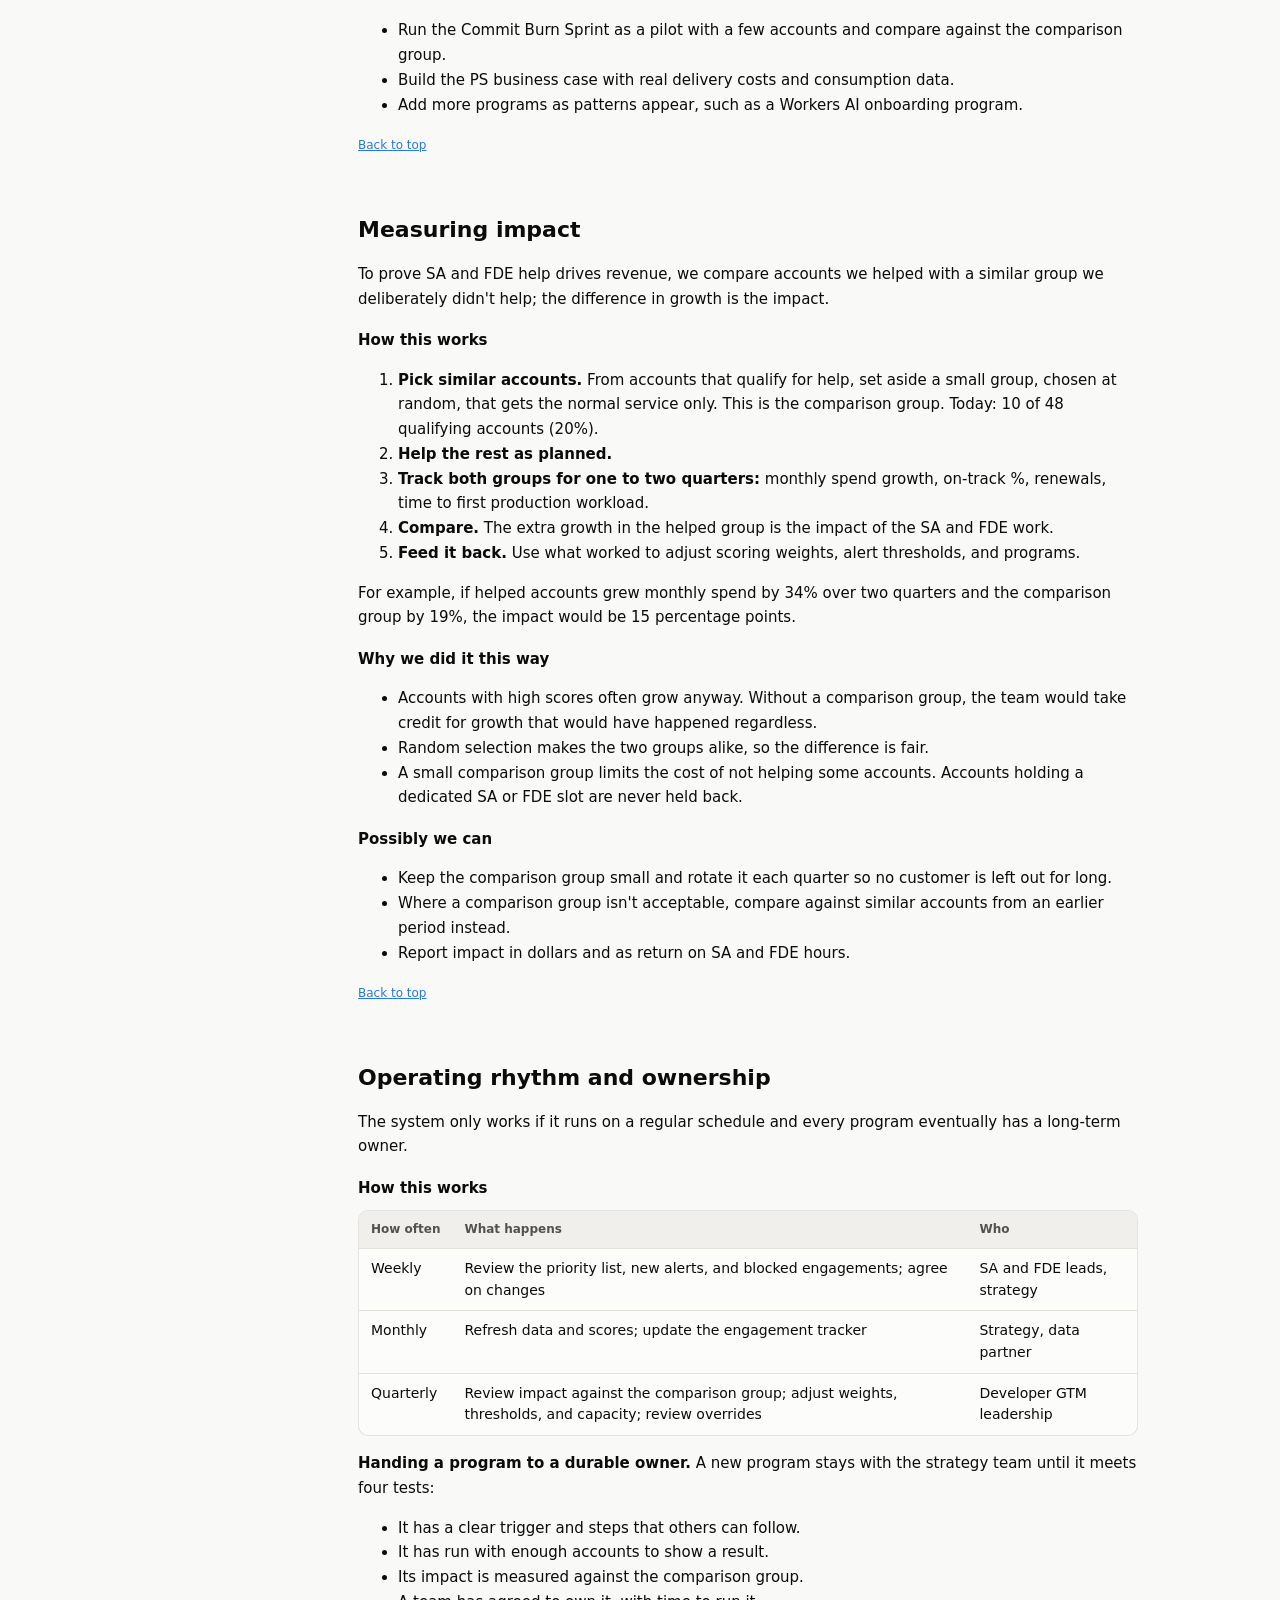
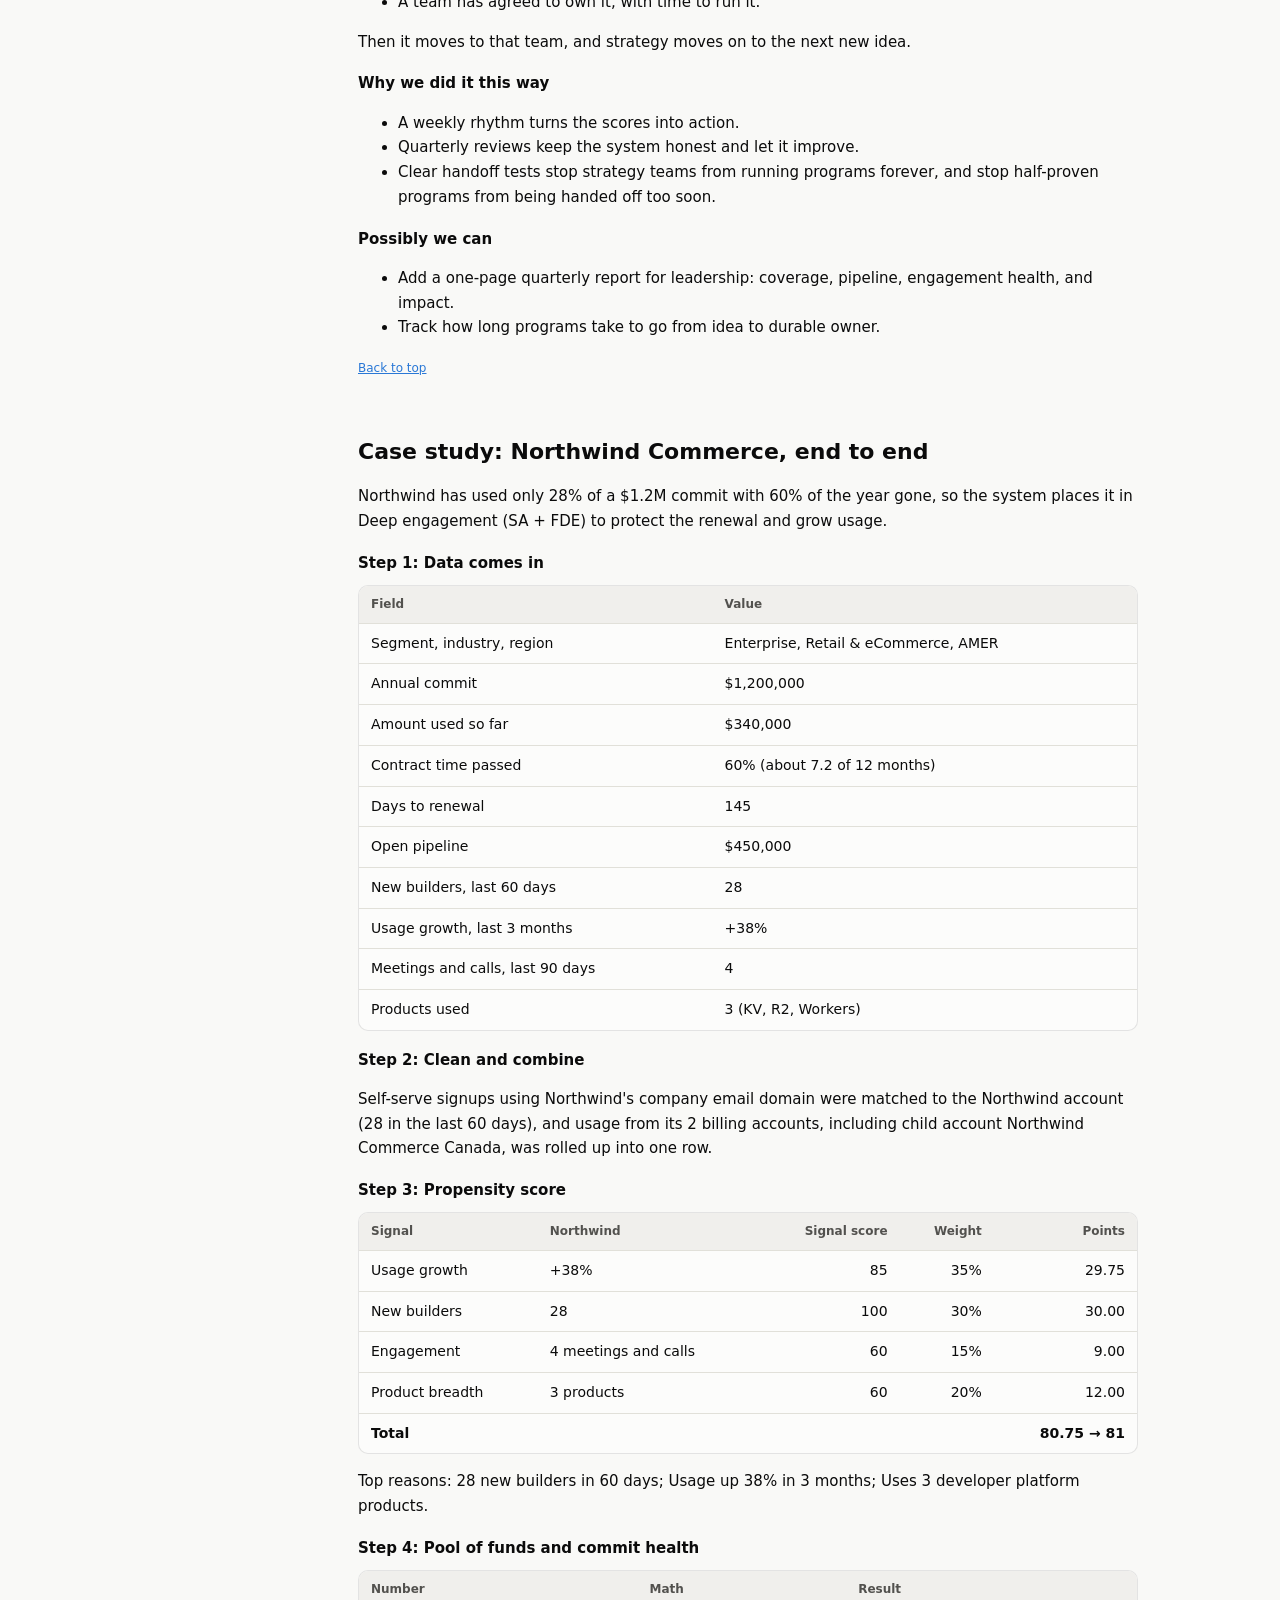
<file: docs/how-this-works.html>
<!doctype html>
<html lang="en">
<head>
  <meta charset="utf-8">
  <meta name="viewport" content="width=device-width, initial-scale=1">
  <title>How This Works</title>
  <meta name="description" content="The full method behind the Technical GTM Command Center: data, scoring, alerts, type of help, team capacity, programs, measurement, and a Northwind Commerce case study.">
  <link rel="stylesheet" href="assets/style.css?v=2026101105">
</head>
<body>
  <header class="site-header" id="top">
    <div class="inner">
      <a class="brand" href="index.html">Technical GTM Command Center</a>
      <nav aria-label="Main" id="nav"></nav>
    </div>
  </header>

  <main class="doc-layout">
    <aside class="toc" aria-label="Contents">
      <details id="toc-details" open>
        <summary>Contents</summary>
        <ol>
          <li><a href="#summary">Summary</a></li>
          <li><a href="#the-problem">The problem</a></li>
          <li><a href="#lifecycle">The lifecycle at a glance</a></li>
          <li><a href="#data">Data</a></li>
          <li><a href="#propensity-score">Propensity score</a></li>
          <li><a href="#pool-of-funds">Pool of funds</a></li>
          <li><a href="#opportunity-value">Opportunity value</a></li>
          <li><a href="#alerts">Alerts</a></li>
          <li><a href="#type-of-help">Type of help</a></li>
          <li><a href="#team-capacity">Team capacity</a></li>
          <li><a href="#engagement-and-onsites">Engagement and onsites</a></li>
          <li><a href="#programs">Programs and the PS offer</a></li>
          <li><a href="#measuring-impact">Measuring impact</a></li>
          <li><a href="#operating-rhythm">Operating rhythm and ownership</a></li>
          <li><a href="#case-study">Case study: Northwind Commerce</a></li>
          <li><a href="#assumptions">Assumptions and limitations</a></li>
          <li><a href="#opportunities">Opportunities to explore</a></li>
          <li><a href="#glossary">Glossary and role mapping</a></li>
          <li><a href="#decision-log">Decision log</a></li>
        </ol>
      </details>
    </aside>

    <article class="doc" id="doc">
      <h1>How this works</h1>
      <p class="muted small" style="margin:0 0 24px">Oct 10, 2026 · @Bharat · <span id="reading-time"></span></p>

      <section id="summary">
        <h2>Summary</h2>
        <p>The command center turns customer data into one decision: where Solutions Architects (SAs) and Forward Deployed Engineers (FDEs) spend their limited time, and what kind of help each account gets.</p>
        <p>It works in eight steps. Data comes in from Salesforce and product usage. Each account gets a propensity score (how likely it is to grow) and a pool of funds (money available to unlock). Together they give an opportunity value. Alerts add a "why now". Each account then gets a type of help, limited by team capacity. The team engages, revenue follows, and a comparison group shows whether the help made a difference.</p>
        <p>The worked example is Northwind Commerce: a {nw_commit} commit with only {nw_used_pct} used, {nw_elapsed} of the year gone, and {nw_dtr} days to renewal. The system places it in {nw_type} because it has a {nw_pool} pool of funds, a propensity score of {nw_score}, and {nw_alert_count} active alerts.</p>
        <a class="back-top" href="#top">Back to top</a>
      </section>

      <section id="the-problem">
        <h2>The problem</h2>
        <p>SAs and FDEs are the scarcest technical resource in go-to-market, and without a system their time goes to whoever asks loudest, not where it matters most.</p>
        <p><strong>How this works today, in many teams:</strong></p>
        <ul>
          <li>Account teams request help by message or meeting, one at a time.</li>
          <li>Requests are judged on relationships and urgency, not on data.</li>
          <li>Nobody sees the full list of active work, blockers, or results in one place.</li>
          <li>Good work with one customer stays with that customer. It rarely becomes a repeatable program.</li>
          <li>Leaders can't easily answer: "Is SA and FDE time growing consumption?"</li>
        </ul>
        <p><strong>What this costs:</strong></p>
        <ul>
          <li>Big opportunities go unnoticed until renewal, when it's too late to help.</li>
          <li>Small accounts that would grow on their own get expensive one-on-one help.</li>
          <li>Teams can't prove the return on SA and FDE investment, so it's hard to justify more headcount.</li>
        </ul>
        <p>The goal: a clear, repeatable way to decide where technical time goes, run the work, and measure whether it drove the right business outcomes.</p>
        <a class="back-top" href="#top">Back to top</a>
      </section>

      <section id="lifecycle">
        <h2>The lifecycle at a glance</h2>
        <p>The system runs in eight steps, and the last step feeds back into the first so it improves every quarter.</p>
        <ol class="flowsteps">
          <li class="type-data"><a href="#data"><strong>Data comes in.</strong></a> Salesforce and product usage data arrive on a schedule.</li>
          <li class="type-data"><a href="#data"><strong>Clean and combine.</strong></a> Messy records are fixed and each company becomes one row.</li>
          <li class="type-decision"><a href="#propensity-score"><strong>Score propensity.</strong></a> Each account gets a 0–100 score for how likely it is to grow. <em>Decision: who is likely to grow?</em></li>
          <li class="type-decision"><a href="#pool-of-funds"><strong>Size the prize.</strong></a> Pool of funds and opportunity value are calculated. <em>Decision: is it worth our time?</em></li>
          <li class="type-decision"><a href="#alerts"><strong>Alert and prioritize.</strong></a> Alerts add urgency, each account gets a type of help, and team capacity sets the cutoff. <em>Decision: where do SAs and FDEs go?</em></li>
          <li class="type-action"><a href="#engagement-and-onsites"><strong>Engage the customer.</strong></a> The team runs the right play: deep engagement, a scaled program, discovery, or self-serve. <em>Decision: what kind of help?</em></li>
          <li class="type-action"><a href="#programs"><strong>Revenue.</strong></a> Workloads reach production and consumption grows.</li>
          <li class="type-action"><a href="#measuring-impact"><strong>Measure and learn.</strong></a> Helped accounts are compared with a similar group that wasn't helped, and the scoring is updated. <em>Decision: did it work, and what do we change?</em></li>
        </ol>
        <p>Steps 1–2 are data, steps 3–5 are decisions, and steps 6–8 are action and revenue. Each step has its own section below.</p>
        <a class="back-top" href="#top">Back to top</a>
      </section>

      <section id="data">
        <h2>Data</h2>
        <p>Everything starts with two sources joined into one row per account: what customers bought (Salesforce) and what they actually use (product usage).</p>
        <h3>How this works</h3>
        <div class="table-wrap"><table>
          <thead><tr><th>Source</th><th>What it tells us</th><th>Example fields</th></tr></thead>
          <tbody>
            <tr><td>Salesforce: Account</td><td>Who the customer is</td><td>Name, segment, industry, region, owner</td></tr>
            <tr><td>Salesforce: Contract</td><td>What they committed to spend</td><td>Annual commit, start and end dates, amount used</td></tr>
            <tr><td>Salesforce: Opportunity</td><td>Deals in progress</td><td>Stage, amount, product, close date</td></tr>
            <tr><td>Salesforce: Activity</td><td>How engaged they are</td><td>Meetings and calls in the last {win_eng} days</td></tr>
            <tr><td>Salesforce: SA engagement (custom)</td><td>Past and current technical help</td><td>Type, SA or FDE, hours, outcome</td></tr>
            <tr><td>Product usage</td><td>What they actually use</td><td>Monthly spend by product, products used</td></tr>
            <tr><td>Self-serve signups</td><td>Who is building on their own</td><td>New builders by company email domain</td></tr>
          </tbody>
        </table></div>
        <p>The data goes through three layers, the same pattern a data warehouse uses:</p>
        <ol>
          <li><strong>Raw.</strong> Data lands exactly as it arrived. Nothing is changed, so we can always trace a number back.</li>
          <li><strong>Cleaned.</strong> Duplicate accounts are merged, names and industries are standardized, child accounts are rolled up to their parent company, and usage is matched to the right account. Usage that can't be matched is logged, not dropped.</li>
          <li><strong>Ready to use.</strong> One row per account per month, with every number needed for scoring.</li>
        </ol>
        <p>In this run: {raw_records} account records became {companies} companies after {dupes} duplicate records were merged and {children} child accounts were rolled up; {industry_spellings} different industry spellings were standardized; {unmatched_rows} usage rows ({unmatched_usd}) couldn't be matched and were logged; {signups_unmatched} signups from personal email domains couldn't be tied to a company.</p>
        <p>After scoring, results are written back as Salesforce fields (propensity score, pool of funds, alerts, type of help, top reasons) so account teams see them where they already work.</p>
        <h3>Why we did it this way</h3>
        <ul>
          <li>One row per account makes every account comparable and every score explainable.</li>
          <li>Keeping raw data untouched means any number can be checked against its source.</li>
          <li>Writing results back to Salesforce matters more than any dashboard: teams act on what they see in their daily tools.</li>
          <li>Monthly snapshots let us look back and ask, "What did we know on that date?" This prevents using future information by mistake.</li>
        </ul>
        <h3>Possibly we can</h3>
        <ul>
          <li>Connect to the real Salesforce and data warehouse instead of sample files.</li>
          <li>Add data quality alerts, such as a spike in usage that can't be matched to an account.</li>
          <li>Add outside signals like company size and which cloud providers a company uses.</li>
        </ul>
        <a class="back-top" href="#top">Back to top</a>
      </section>

      <section id="propensity-score">
        <h2>Propensity score</h2>
        <p>The propensity score is a number from 0 to 100 that says how likely an account is to grow its usage in the next 90 days.</p>
        <h3>How this works</h3>
        <p>Four signals are each turned into a 0–100 score, then combined with weights:</p>
        <div data-table="signals"></div>
        <p class="formula">Propensity score = {w_usage} × Usage growth + {w_builders} × New builders + {w_eng} × Engagement + {w_breadth} × Product breadth</p>
        <p>Each account also gets its top reasons: the three signals that added the most points, written in plain English, such as "{nw_reason_1}."</p>
        <h3>Why we did it this way</h3>
        <ul>
          <li>A simple scorecard first. SAs and leaders can see exactly why an account scored high, which builds trust from day one.</li>
          <li>Usage growth carries the most weight because recent momentum is the strongest sign of near-term growth.</li>
          <li>New builders come second because more people building today usually means more workloads in production in a few months.</li>
          <li>Commit pressure is not in the score. Being behind on commit is a risk, not a sign of growth, so it's handled as an alert instead (see <a href="#alerts">Alerts</a>).</li>
          <li>Weights are assumptions. They're set by judgment and kept in one config file so anyone can change them.</li>
        </ul>
        <h3>Possibly we can</h3>
        <ul>
          <li>Test the weights against real history: did high-scoring accounts actually grow more?</li>
          <li>Move to a machine learning model once enough outcomes are tracked, keeping top reasons so it stays explainable.</li>
          <li>Count new builders only if they deployed something, and exclude automated accounts.</li>
        </ul>
        <a class="back-top" href="#top">Back to top</a>
      </section>

      <section id="pool-of-funds">
        <h2>Pool of funds</h2>
        <p>The pool of funds is the money available to unlock in an account: commit the customer has already promised but not yet used, plus deals in progress.</p>
        <h3>How this works</h3>
        <p class="formula">Pool of funds = Unused commit + Open pipeline</p>
        <ul>
          <li><strong>Unused commit</strong> = annual commit − amount used so far. This money is already promised. Helping the customer use it protects the renewal.</li>
          <li><strong>Open pipeline</strong> = the value of deals being worked on but not signed. This is possible new money.</li>
        </ul>
        <p>The pool of funds is always shown with its two parts, never as a single total, so readers can see where the money comes from. Across all {total_accounts} accounts: {all_pool} = {all_unused} unused commit + {all_pipe} open pipeline.</p>
        <p>Alongside it, four simple numbers show how the commit is going:</p>
        <div class="table-wrap"><table>
          <thead><tr><th>Number</th><th>How it's calculated</th><th>What it tells us</th></tr></thead>
          <tbody>
            <tr><td>Monthly spend</td><td>Amount used ÷ months passed</td><td>How fast they use the platform today</td></tr>
            <tr><td>On-track %</td><td>% of commit used ÷ % of contract time passed</td><td>100% = on track. Below 100% = behind</td></tr>
            <tr><td>Behind by</td><td>(Commit × % of time passed) − amount used</td><td>How far behind an even pace they are</td></tr>
            <tr><td>Needed monthly spend</td><td>Unused commit ÷ months left</td><td>What they'd need to spend to use the full commit</td></tr>
          </tbody>
        </table></div>
        <p>On-track % status: On track at {on_track_good} or more, Slightly behind at {on_track_warn}–89%, Behind below {on_track_warn}. These cutoffs are assumptions.</p>
        <h3>Why we did it this way</h3>
        <ul>
          <li>Unused commit is the most urgent money. If a customer doesn't use what they bought, they're likely to commit less at renewal.</li>
          <li>Pipeline is included because SA and FDE help often decides whether those deals close.</li>
          <li>Showing both parts keeps the number honest. Some teams leave pipeline out because it may overlap with the renewal.</li>
          <li>On-track % assumes even spending, which is a simplification. Retail and eCommerce customers usually spend more in Q4, so a retailer can look behind in summer and catch up in the holidays.</li>
        </ul>
        <h3>Possibly we can</h3>
        <ul>
          <li>Show two versions side by side: unused commit only, and with pipeline.</li>
          <li>Weight pipeline by deal stage, so an early-stage deal counts less than one about to close.</li>
          <li>Adjust on-track % for seasonality using spending curves from similar accounts.</li>
          <li>Add a third part: the gap between this account's spend and similar companies' spend.</li>
        </ul>
        <a class="back-top" href="#top">Back to top</a>
      </section>

      <section id="opportunity-value">
        <h2>Opportunity value</h2>
        <p>Opportunity value combines how likely an account is to grow with how much money is at stake, giving one number to rank accounts by.</p>
        <h3>How this works</h3>
        <p class="formula">Opportunity value = (Propensity score ÷ 100) × Pool of funds</p>
        <div data-table="featured-ov"></div>
        <h3>Why we did it this way</h3>
        <ul>
          <li>Propensity alone isn't enough. Contoso scores {co_score} but has only {co_pool} in play. A high score on a small account doesn't justify dedicated engineers.</li>
          <li>Pool of funds alone isn't enough. Fabrikam has {fa_pool} in play but a score of {fa_score}. Big money with no activity needs discovery first, not a builder.</li>
          <li>Multiplying the two rewards accounts that are both likely to grow and worth a lot, like Northwind.</li>
          <li>It's an estimate, not a forecast. It's for ranking accounts against each other, not for predicting revenue.</li>
        </ul>
        <h3>Possibly we can</h3>
        <ul>
          <li>Divide by the estimated SA or FDE hours an account needs, to rank by value per hour of team time.</li>
          <li>Check whether opportunity value actually predicts growth once real outcomes are tracked.</li>
        </ul>
        <a class="back-top" href="#top">Back to top</a>
      </section>

      <section id="alerts">
        <h2>Alerts</h2>
        <p>Alerts are simple rules that say why an account needs attention now, and an account with an alert moves up within its type of help.</p>
        <h3>How this works</h3>
        <div data-table="alerts"></div>
        <p>Each alert has a time to respond, for example within {car_respond} business days for Commit at risk.</p>
        <h3>Why we did it this way</h3>
        <ul>
          <li>Scores say who; alerts say when. A high score shows potential. An alert shows a reason to act this week.</li>
          <li>Few alerts on purpose. Six alerts is enough. Too many and people stop reading them.</li>
          <li>Every alert has an owner and an action, so it leads to work, not just a warning.</li>
          <li>All thresholds are assumptions chosen by judgment, and easy to change in one config file.</li>
          <li>On-track % has a known weakness: it assumes even spending, so Commit at risk can fire early for seasonal businesses like retail. Treat it as a prompt to check, not a verdict.</li>
        </ul>
        <h3>Possibly we can</h3>
        <ul>
          <li>Tune thresholds by checking which alerts led to real growth.</li>
          <li>Adjust Commit at risk for seasonal spending patterns.</li>
          <li>Send alerts straight to the account team's Slack channel or Salesforce.</li>
        </ul>
        <a class="back-top" href="#top">Back to top</a>
      </section>

      <section id="type-of-help">
        <h2>Type of help</h2>
        <p>Every account gets one of four types of help, decided by two questions: is it likely to grow (propensity score of {score_high} or more), and is there a lot at stake (pool of funds of {pool_high} or more)?</p>
        <p>Only Northwind sits in the top-right zone, so it is the only one of the four featured accounts that gets an FDE.</p>
        <h3>How this works</h3>
        <div data-table="types"></div>
        <p>SAs are in three of the four types. The SA is the architect and relationship owner. The FDE is the hands-on builder, added only when there's a big, urgent project worth building together.</p>
        <p>Accounts move between types every quarter as their data changes:</p>
        <ul>
          <li>Deep engagement → Scaled programs, once the first workload is live.</li>
          <li>Strategic bet → Deep engagement, once a real project appears.</li>
          <li>Scaled programs → Deep engagement, if the pool of funds grows.</li>
          <li>Digital → Scaled programs, if an alert fires.</li>
        </ul>
        <h3>Why we did it this way</h3>
        <ul>
          <li>Two simple questions are easy to explain and easy to challenge.</li>
          <li>FDEs are the scarcest resource, so they go only where high propensity and a big pool of funds meet.</li>
          <li>Strategic bets get SA time, not FDE time. The money is there but the activity isn't yet; the first job is discovery.</li>
          <li>Cutoffs are assumptions. A score of {score_high} and {pool_high} were chosen by judgment so that roughly the right number of accounts land in each type for the team's size.</li>
        </ul>
        <h3>Possibly we can</h3>
        <ul>
          <li>Set cutoffs from data, for example the score above which accounts grew most often.</li>
          <li>Use different cutoffs by segment, since {pool_high} means more for a mid-market account than an enterprise one.</li>
        </ul>
        <a class="back-top" href="#top">Back to top</a>
      </section>

      <section id="team-capacity">
        <h2>Team capacity</h2>
        <p>Team capacity is how many accounts the SAs and FDEs can actively support in a quarter, and it decides where the cutoff line falls.</p>
        <h3>How this works</h3>
        <p>The prototype assumes a team of {sas} SAs and {fdes} FDEs:</p>
        <div class="table-wrap"><table>
          <thead><tr><th>Role</th><th>Assumed load</th><th class="num">Slots per quarter</th><th>Used for</th></tr></thead>
          <tbody>
            <tr><td>FDE</td><td>{fde_load} deep engagements at a time</td><td class="num">{fde_slots}</td><td>Deep engagement only</td></tr>
            <tr><td>SA</td><td>{sa_load} dedicated accounts at a time, plus scaled programs</td><td class="num">{sa_slots}</td><td>Deep engagement and strategic bets</td></tr>
          </tbody>
        </table></div>
        <p>Accounts are filled into slots in order:</p>
        <ol>
          <li>Rank accounts within each type of help by opportunity value.</li>
          <li>Within the same type, accounts with alerts move up.</li>
          <li>Fill FDE slots with the top Deep engagement accounts until all {fde_slots} are used. Each of these also uses an SA slot, because the SA leads the design.</li>
          <li>The #1 account by opportunity value always gets an SA slot, even without an alert.</li>
          <li>Fill the remaining SA slots with Deep engagement and Strategic bet accounts, taking whichever type's next account has the higher opportunity value.</li>
          <li>Everything below the cutoff line goes to scaled programs or self-serve, and is watched by alerts.</li>
        </ol>
        <p>Today: {cov_fde} accounts hold an FDE slot, {cov_sa} more hold an SA slot, and together they hold {cov_ev_pct} of all opportunity value.</p>
        <p>Manual overrides are allowed. A leader can move an account up or down, but must log a reason. Overrides are reviewed each quarter to see whether they beat the system. Example: {ov_name} was scored as a {ov_from} and moved to {ov_to}: "{ov_reason}".</p>
        <h3>Why we did it this way</h3>
        <ul>
          <li>Without a capacity limit, a priority list is a wish list. "Top 200 accounts" means nothing with {sas} SAs.</li>
          <li>A visible cutoff line makes the trade-off clear: adding one account means removing another.</li>
          <li>Overrides with reasons respect local knowledge while keeping the system honest.</li>
          <li>Team size and load are assumptions. The <a href="prioritization.html">Prioritization</a> page lets you change them with a slider.</li>
        </ul>
        <h3>Possibly we can</h3>
        <ul>
          <li>Use real SA and FDE hours from the engagement tracker instead of assumed loads.</li>
          <li>Plan capacity by region, so AMER accounts are matched to AMER teams.</li>
        </ul>
        <a class="back-top" href="#top">Back to top</a>
      </section>

      <section id="engagement-and-onsites">
        <h2>Engagement and onsites</h2>
        <p>Once an account is chosen, the work is run the same way every time: clear goal, named owners, success criteria, and follow-up, all tracked in one place.</p>
        <h3>How this works</h3>
        <p>The <a href="engagement.html">engagement tracker</a> keeps one row per active engagement:</p>
        <div data-table="tracker-example"></div>
        <p>The onsite model has five stages:</p>
        <ol>
          <li><strong>Intake.</strong> The account team submits a short form: goal, stakeholders, the decision the customer needs to make, and timing.</li>
          <li><strong>Agenda design.</strong> The SA shapes the day around the customer's decision, not a product tour.</li>
          <li><strong>Staffing and prep.</strong> Pick who attends (SA, FDE, product specialist if needed). Review usage data and the architecture in advance.</li>
          <li><strong>Execution.</strong> Run working sessions, agree on a build plan, and name owners on both sides.</li>
          <li><strong>Follow-up and measurement.</strong> Send a written summary within 2 business days, track actions in the tracker, and check results at 30 and 90 days.</li>
        </ol>
        <h3>Why we did it this way</h3>
        <ul>
          <li>One tracker gives leaders a single view of engagement health, blockers, and outcomes.</li>
          <li>Success criteria set up front stop engagements from drifting.</li>
          <li>Onsites built around a decision lead to action. A product overview rarely does.</li>
          <li>Follow-up is a stage, not an afterthought, because most of the value is lost without it.</li>
        </ul>
        <h3>Possibly we can</h3>
        <ul>
          <li>Build the tracker as a custom object in Salesforce so it lives with the account.</li>
          <li>Add a simple intake form that feeds the tracker automatically.</li>
          <li>Review onsite outcomes quarterly to improve the agenda templates.</li>
        </ul>
        <a class="back-top" href="#top">Back to top</a>
      </section>

      <section id="programs">
        <h2>Programs and the PS offer</h2>
        <p>When the same kind of help works for many customers, it becomes a repeatable program; when customers repeatedly need deep hands-on work, it becomes a packaged Professional Services (PS) offer.</p>
        <h3>How this works</h3>
        <p><strong>Program playbook: Commit Burn Sprint</strong></p>
        <div data-table="sprint"></div>
        <p><strong>PS offer: Workers Migration Accelerator</strong></p>
        <div data-table="tiers"></div>
        <p>The business case has three parts: services revenue, the consumption the migration unlocks, and the cost to deliver it. The <a href="programs.html#ps">Programs page</a> shows each part.</p>
        <h3>Why we did it this way</h3>
        <ul>
          <li>Programs scale what works. One SA running a proven sprint can help more accounts than one-off engagements.</li>
          <li>Clear trigger, steps, and success measure make a program easy to repeat and easy to measure.</li>
          <li>Packaging services in tiers makes them easier to understand, price, and sell.</li>
          <li>Services are tied to consumption. The point isn't only services revenue; it's helping customers use the platform more.</li>
          <li>Real pricing would come from Finance and Professional Services.</li>
        </ul>
        <h3>Possibly we can</h3>
        <ul>
          <li>Run the Commit Burn Sprint as a pilot with a few accounts and compare against the comparison group.</li>
          <li>Build the PS business case with real delivery costs and consumption data.</li>
          <li>Add more programs as patterns appear, such as a Workers AI onboarding program.</li>
        </ul>
        <a class="back-top" href="#top">Back to top</a>
      </section>

      <section id="measuring-impact">
        <h2>Measuring impact</h2>
        <p>To prove SA and FDE help drives revenue, we compare accounts we helped with a similar group we deliberately didn't help; the difference in growth is the impact.</p>
        <h3>How this works</h3>
        <ol>
          <li><strong>Pick similar accounts.</strong> From accounts that qualify for help, set aside a small group, chosen at random, that gets the normal service only. This is the comparison group. Today: {cg_size} of {cg_pool} qualifying accounts ({holdout_share}).</li>
          <li><strong>Help the rest as planned.</strong></li>
          <li><strong>Track both groups for one to two quarters:</strong> monthly spend growth, on-track %, renewals, time to first production workload.</li>
          <li><strong>Compare.</strong> The extra growth in the helped group is the impact of the SA and FDE work.</li>
          <li><strong>Feed it back.</strong> Use what worked to adjust scoring weights, alert thresholds, and programs.</li>
        </ol>
        <p>For example, if helped accounts grew monthly spend by 34% over two quarters and the comparison group by 19%, the impact would be 15 percentage points.</p>
        <h3>Why we did it this way</h3>
        <ul>
          <li>Accounts with high scores often grow anyway. Without a comparison group, the team would take credit for growth that would have happened regardless.</li>
          <li>Random selection makes the two groups alike, so the difference is fair.</li>
          <li>A small comparison group limits the cost of not helping some accounts. Accounts holding a dedicated SA or FDE slot are never held back.</li>
        </ul>
        <h3>Possibly we can</h3>
        <ul>
          <li>Keep the comparison group small and rotate it each quarter so no customer is left out for long.</li>
          <li>Where a comparison group isn't acceptable, compare against similar accounts from an earlier period instead.</li>
          <li>Report impact in dollars and as return on SA and FDE hours.</li>
        </ul>
        <a class="back-top" href="#top">Back to top</a>
      </section>

      <section id="operating-rhythm">
        <h2>Operating rhythm and ownership</h2>
        <p>The system only works if it runs on a regular schedule and every program eventually has a long-term owner.</p>
        <h3>How this works</h3>
        <div class="table-wrap"><table>
          <thead><tr><th>How often</th><th>What happens</th><th>Who</th></tr></thead>
          <tbody>
            <tr><td>Weekly</td><td>Review the priority list, new alerts, and blocked engagements; agree on changes</td><td>SA and FDE leads, strategy</td></tr>
            <tr><td>Monthly</td><td>Refresh data and scores; update the engagement tracker</td><td>Strategy, data partner</td></tr>
            <tr><td>Quarterly</td><td>Review impact against the comparison group; adjust weights, thresholds, and capacity; review overrides</td><td>Developer GTM leadership</td></tr>
          </tbody>
        </table></div>
        <p><strong>Handing a program to a durable owner.</strong> A new program stays with the strategy team until it meets four tests:</p>
        <div data-table="handoff"></div>
        <p>Then it moves to that team, and strategy moves on to the next new idea.</p>
        <h3>Why we did it this way</h3>
        <ul>
          <li>A weekly rhythm turns the scores into action.</li>
          <li>Quarterly reviews keep the system honest and let it improve.</li>
          <li>Clear handoff tests stop strategy teams from running programs forever, and stop half-proven programs from being handed off too soon.</li>
        </ul>
        <h3>Possibly we can</h3>
        <ul>
          <li>Add a one-page quarterly report for leadership: coverage, pipeline, engagement health, and impact.</li>
          <li>Track how long programs take to go from idea to durable owner.</li>
        </ul>
        <a class="back-top" href="#top">Back to top</a>
      </section>

      <section id="case-study">
        <h2>Case study: Northwind Commerce, end to end</h2>
        <p>Northwind has used only {nw_used_pct} of a {nw_commit} commit with {nw_elapsed} of the year gone, so the system places it in {nw_type} to protect the renewal and grow usage.</p>

        <h3>Step 1: Data comes in</h3>
        <div data-table="nw-data"></div>

        <h3>Step 2: Clean and combine</h3>
        <p>Self-serve signups using Northwind's company email domain were matched to the Northwind account ({nw_builders} in the last {win_builders} days), and usage from its {nw_billing_count} billing accounts, including child account {nw_children}, was rolled up into one row.</p>

        <h3>Step 3: Propensity score</h3>
        <div data-table="nw-score"></div>
        <p>Top reasons: {nw_reasons}.</p>

        <h3>Step 4: Pool of funds and commit health</h3>
        <div data-table="nw-commit"></div>

        <h3>Step 5: Opportunity value, alerts, and type of help</h3>
        <ul>
          <li><strong>Opportunity value:</strong> {nw_score_frac} × {nw_pool} = about {nw_ov}, rank #{nw_rank} of {total_accounts}.</li>
          <li><strong>Alerts:</strong> {nw_alert_detail}.</li>
          <li><strong>Type of help:</strong> propensity score {nw_score} ({score_high} or more) and pool of funds {nw_pool} ({pool_high} or more) → {nw_type}.</li>
          <li><strong>Team capacity:</strong> high opportunity value plus {nw_alert_count} alerts put Northwind in one of the {fde_slots} FDE slots (coverage: {nw_coverage}).</li>
        </ul>
        <div class="note">A note on seasonality: Northwind's remaining months include the holiday shopping season, when retail usage usually peaks. Part of the gap may close on its own, so the team checks last year's holiday usage before setting targets.</div>

        <h3>Step 6: Engage the customer</h3>
        <ol>
          <li><strong>Architecture onsite.</strong> The SA runs a working session on moving checkout personalization to Workers, with the head of platform engineering and the checkout team.</li>
          <li><strong>Commit Burn Sprint.</strong> Over 6 weeks, the FDE builds with Northwind's developers to put the first workload into production.</li>
          <li><strong>PS offer.</strong> If more workloads follow, the Workers Migration Accelerator ({nw_tier} tier, {nw_tier_price}) gives them a packaged path.</li>
        </ol>

        <h3>Step 7: Expected outcome</h3>
        <p>Targets, not forecasts: first workload in production within 6 weeks, On-track % back above {on_track_warn} within the quarter, and renewal at the current commit or higher. To use the full commit, monthly spend has to rise from {nw_monthly} to about {nw_needed}. The pipeline deals become more likely to close once a workload is live.</p>

        <h3>Step 8: Measure and learn</h3>
        <p>Northwind is in the helped group. After two quarters, its growth is compared with similar accounts in the comparison group, and the results feed back into the scoring weights and the Commit Burn Sprint playbook.</p>
        <p class="small"><a href="index.html?account=northwind-commerce&amp;step=1">Walk through Northwind step by step on the Lifecycle page →</a></p>
        <a class="back-top" href="#top">Back to top</a>
      </section>

      <section id="assumptions">
        <h2>Assumptions and limitations</h2>
        <p>The prototype shows a method; every item below is an assumption or simplification to calibrate with real data.</p>
        <div class="table-wrap"><table>
          <thead><tr><th>Item</th><th>Status</th><th>Why it matters</th></tr></thead>
          <tbody>
            <tr><td>Propensity score weights</td><td>Assumption</td><td>Set by judgment; should be tested against real outcomes</td></tr>
            <tr><td>Type of help cutoffs (score {score_high}, {pool_high})</td><td>Assumption</td><td>Chosen to fit the assumed team size</td></tr>
            <tr><td>Alert thresholds</td><td>Assumption</td><td>Chosen by judgment; easy to change</td></tr>
            <tr><td>On-track % status cutoffs ({on_track_good}, {on_track_warn})</td><td>Assumption</td><td>Simple bands for readability</td></tr>
            <tr><td>Team size ({sas} SAs, {fdes} FDEs) and loads</td><td>Assumption</td><td>Set to fit the prototype; change it with the slider</td></tr>
            <tr><td>PS tiers and prices</td><td>Proposed</td><td>Real pricing would come from Finance and Professional Services</td></tr>
            <tr><td>Impact example</td><td>Example</td><td>Shows how measurement would work, not a result</td></tr>
            <tr><td>Even spending through the year</td><td>Simplification</td><td>Overstates risk for seasonal businesses like retail</td></tr>
            <tr><td>Contract terms</td><td>Generic</td><td>Whether unused commit expires or rolls over varies by contract</td></tr>
            <tr><td>Data freshness</td><td>Simplification</td><td>Real usage and billing data can lag by weeks</td></tr>
          </tbody>
        </table></div>
        <p>The structure is designed to be calibrated with real Salesforce and usage data, real contract terms, and the team's actual capacity.</p>
        <a class="back-top" href="#top">Back to top</a>
      </section>

      <section id="opportunities">
        <h2>Opportunities to explore</h2>
        <p>With real data and a team to run it, possibly we can take the prototype further in these directions:</p>
        <div class="table-wrap"><table>
          <thead><tr><th>Opportunity</th><th>What it adds</th></tr></thead>
          <tbody>
            <tr><td>Connect real Salesforce and warehouse data</td><td>Live scores instead of sample files</td></tr>
            <tr><td>Test weights and cutoffs against history</td><td>Scores that are proven, not just reasonable</td></tr>
            <tr><td>Machine learning propensity model</td><td>Better ranking once outcomes are tracked, with top reasons kept</td></tr>
            <tr><td>Seasonality-adjusted on-track %</td><td>Fewer false alarms for retail and other seasonal accounts</td></tr>
            <tr><td>Stage-weighted pipeline in the pool of funds</td><td>A more realistic pool of funds</td></tr>
            <tr><td>Value per hour of SA and FDE time</td><td>Ranking by the best use of scarce people</td></tr>
            <tr><td>Alerts sent to Slack and Salesforce</td><td>Faster action where teams already work</td></tr>
            <tr><td>Engagement tracker as a Salesforce object</td><td>One place for engagement health and outcomes</td></tr>
            <tr><td>Rotating comparison group</td><td>Ongoing, fair proof of impact</td></tr>
            <tr><td>AI assistant that answers questions about any account</td><td>Faster answers for account teams, using a secure backend</td></tr>
          </tbody>
        </table></div>
        <a class="back-top" href="#top">Back to top</a>
      </section>

      <section id="glossary">
        <h2>Glossary and role mapping</h2>
        <h3>Glossary</h3>
        <div data-table="glossary"></div>
        <h3>How this maps to the role</h3>
        <div class="table-wrap"><table>
          <thead><tr><th>Section</th><th>Role responsibility it shows</th></tr></thead>
          <tbody>
            <tr><td><a href="#data">Data</a></td><td>Salesforce CRM, BigQuery, CRM data; partner with Revenue Engineering and Data</td></tr>
            <tr><td><a href="#propensity-score">Propensity score</a></td><td>Account propensity; identify the right customer opportunities</td></tr>
            <tr><td><a href="#pool-of-funds">Pool of funds</a> and <a href="#opportunity-value">opportunity value</a></td><td>Technical revenue pipeline; investment ROI; accelerate consumption</td></tr>
            <tr><td><a href="#alerts">Alerts</a></td><td>Upcoming opportunities and blockers</td></tr>
            <tr><td><a href="#type-of-help">Type of help</a> and <a href="#team-capacity">team capacity</a></td><td>SA/FDE prioritization, resourcing, and account coverage</td></tr>
            <tr><td><a href="#engagement-and-onsites">Engagement and onsites</a></td><td>Coordinate strategic customer engagement; plan and scale technical onsite visits</td></tr>
            <tr><td><a href="#programs">Programs and the PS offer</a></td><td>Repeatable playbooks and operating rhythms; pricing, packaging, business cases, rollout plans</td></tr>
            <tr><td><a href="#measuring-impact">Measuring impact</a></td><td>Investment ROI; feedback loops; measurable programs</td></tr>
            <tr><td><a href="#operating-rhythm">Operating rhythm and ownership</a></td><td>Incubate new motions until they are measurable and ready for durable ownership</td></tr>
          </tbody>
        </table></div>
        <a class="back-top" href="#top">Back to top</a>
      </section>

      <section id="decision-log">
        <h2>Decision log</h2>
        <p>Each key judgment call in one place: what we decided, why, and what we could try next. Every number is read from the pipeline output.</p>
        <div id="decision-entries" class="grid" style="gap:12px"></div>
        <a class="back-top" href="#top">Back to top</a>
      </section>
    </article>
  </main>

  <script src="assets/common.js?v=2026101105"></script>
  <script>
    (async function () {
      let accounts, content, decisions, glossary;
      try { ({ accounts, content, decisions, glossary } = await GTM.init("how-this-works.html")); }
      catch (err) { GTM.showError(document.querySelector("main"), err); return; }

      const all = accounts.accounts, meta = accounts.meta, t = meta.thresholds, cap = meta.capacity, w = meta.weights;
      const usd = GTM.usd, pct = GTM.pct, esc = GTM.esc;
      const by = (n) => all.find((a) => a.account_name === n);
      const nw = by("Northwind Commerce"), co = by("Contoso Media"), fa = by("Fabrikam Health"), ta = by("Tailspin Games");
      const sum = (rows, k) => rows.reduce((s, a) => s + a[k], 0);
      const table = (head, rows, numCols = []) => `<div class="table-wrap"><table><thead><tr>${head.map((h, i) => `<th${numCols.includes(i) ? ' class="num"' : ""}>${h}</th>`).join("")}</tr></thead>
        <tbody>${rows.map((r) => `<tr>${r.map((c, i) => `<td${numCols.includes(i) ? ' class="num"' : ""}>${c}</td>`).join("")}</tr>`).join("")}</tbody></table></div>`;
      const alertRule = {
        "Commit at risk": `On-track % below ${pct(t.commit_at_risk_max_pace)}`,
        "Renewal coming": `${t.renewal_coming_days_enterprise} days or less to renewal for Enterprise accounts, ${t.renewal_coming_days_other} days for everyone else`,
        "Builder surge": `${t.builder_surge_min} or more new builders in ${meta.signal_windows.new_builders_days} days`,
        "Usage spike": `Monthly spend up ${pct(t.usage_spike_min)} or more in one month`,
        "New product": `First use of a new product in the last ${meta.signal_windows.new_product_days} days`,
        "Usage drop": `Monthly spend down ${pct(-t.usage_drop_max)} or more over 3 months`,
      };
      const ov = all.find((a) => a.override_reason);
      const covered = all.filter((a) => a.sa_slot);
      const cgPool = all.filter((a) => a.qualifies_for_scaled_help);
      const elapsedMonths = nw.contract_elapsed_share * 12, monthsLeft = nw.days_to_renewal / (365 / 12);
      const tier = content.ps_offer.tiers.find((x) => x.tier === nw.ps_recommended_tier);

      // ---------- Page-specific values, merged into the shared placeholders ----------
      Object.assign(GTM.data.vars, {
        nw_commit: usd(nw.annual_commit_usd), nw_used: usd(nw.commit_consumed_usd), nw_used_pct: pct(nw.commit_used_share),
        nw_elapsed: pct(nw.contract_elapsed_share), nw_dtr: nw.days_to_renewal, nw_pool: usd(nw.pool_of_funds),
        nw_score: nw.propensity_score, nw_score_frac: (nw.propensity_score / 100).toFixed(2), nw_type: nw.quadrant,
        nw_alert_count: nw.flags.length, nw_ov: usd(nw.expected_value_usd), nw_rank: nw.priority_rank, nw_coverage: nw.coverage,
        nw_builders: nw.new_builders_60d, nw_billing_count: nw.billing_accounts.length, nw_children: nw.child_accounts.join(", ") || "none",
        nw_reason_1: nw.top_reasons[0], nw_reasons: nw.top_reasons.join("; "),
        nw_alert_detail: nw.flags.map((f) => `${f} (${{
          "Commit at risk": `On-track % of ${pct(nw.burn_pace)} is below ${pct(t.commit_at_risk_max_pace)}`,
          "Renewal coming": `${nw.days_to_renewal} days is within ${nw.segment === "Enterprise" ? t.renewal_coming_days_enterprise : t.renewal_coming_days_other} for ${nw.segment} accounts`,
          "Builder surge": `${nw.new_builders_60d} new builders is ${t.builder_surge_min} or more`,
        }[f] || alertRule[f]})`).join(", "),
        nw_monthly: usd(nw.burn_rate_monthly), nw_needed: usd(nw.required_monthly_burn),
        nw_tier: tier ? tier.tier : "—", nw_tier_price: tier ? usd(tier.price_usd) : "—",
        co_score: co.propensity_score, co_pool: usd(co.pool_of_funds), fa_score: fa.propensity_score, fa_pool: usd(fa.pool_of_funds),
        all_pool: usd(sum(all, "pool_of_funds")), all_unused: usd(sum(all, "unused_commit")), all_pipe: usd(sum(all, "open_pipeline_usd")),
        car_respond: meta.alerts.find((a) => a.name === "Commit at risk").respond_business_days,
        cov_fde: all.filter((a) => a.fde_slot).length, cov_sa: all.filter((a) => a.sa_slot && !a.fde_slot).length,
        cov_ev_pct: pct(sum(covered, "expected_value_usd") / sum(all, "expected_value_usd")),
        ov_name: ov ? ov.account_name : "—", ov_from: ov ? ov.model_quadrant : "—", ov_to: ov ? ov.quadrant : "—",
        ov_reason: ov ? ov.override_reason : "—",
        cg_size: all.filter((a) => a.holdout).length, cg_pool: cgPool.length,
        raw_records: meta.cleaning.raw_account_records, companies: meta.cleaning.companies, dupes: meta.cleaning.duplicate_records_merged,
        children: meta.cleaning.child_accounts_rolled_up, industry_spellings: meta.cleaning.industry_spellings_standardized,
        unmatched_rows: meta.cleaning.unmatched_usage_rows, unmatched_usd: usd(meta.cleaning.unmatched_usage_usd),
        signups_unmatched: meta.cleaning.signups_unmatched,
      });
      const doc = document.getElementById("doc");
      doc.innerHTML = GTM.fill(doc.innerHTML);

      // ---------- Tables built from the data ----------
      const bucketText = (key, fmt) => meta.buckets[key].map(([min, pts]) => `${fmt(min)} = ${pts}`).join(" · ");
      const tables = {
        signals: table(["Signal", "What it measures", "Weight", "How it's scored"], [
          ["Usage growth", `Change in monthly spend over the last ${meta.signal_windows.usage_growth_months} months`, pct(w.usage_growth), `${bucketText("usage_growth", (m) => `${pct(m)}+`)} · falling = 0`],
          ["New builders", `People who started building in the last ${meta.signal_windows.new_builders_days} days`, pct(w.new_builders), `${bucketText("new_builders", (m) => `${m}+`)} · none = 0`],
          ["Engagement", `Meetings and calls in the last ${meta.signal_windows.engagement_days} days`, pct(w.engagement), `${bucketText("engagement", (m) => `${m}+`)} · none = 0`],
          ["Product breadth", "Number of developer platform products used", pct(w.product_breadth), bucketText("product_breadth", (m) => `${m}${m === 5 ? "+" : ""}`)],
        ]),
        "featured-ov": table(["Account", "Propensity score", "Pool of funds", "Opportunity value"],
          [nw, fa, co, ta].map((a) => [`<a href="index.html?account=${a.slug}">${esc(a.account_name)}</a>`, a.propensity_score, usd(a.pool_of_funds), usd(a.expected_value_usd)]), [1, 2, 3]),
        alerts: table(["Alert", "Fires when", "Suggested action", "Owner", "Respond within", "Accounts today"],
          meta.alerts.map((a) => [esc(a.name), alertRule[a.name], esc(a.action), esc(a.owner), `${a.respond_business_days} business days`,
            all.filter((x) => x.flags.includes(a.name)).length]), [5]),
        types: table(["Type of help", "Propensity score", "Pool of funds", "Who", "What happens", "Goal", "Accounts"],
          meta.types.map((ty, i) => [esc(ty.name), i < 1 || i === 2 ? `${t.score_high}+` : `Under ${t.score_high}`,
            i < 2 ? `${usd(t.pool_of_funds_high)}+` : `Under ${usd(t.pool_of_funds_high)}`, esc(ty.who), esc(ty.what), esc(ty.goal),
            all.filter((a) => a.quadrant === ty.name).length]), [6]),
        "tracker-example": (() => {
          const e = content.engagements.find((x) => x.account === "Northwind Commerce");
          return table(["Field", "Example (Northwind)"], [
            ["Goal", esc(e.goal)], ["Type of help", esc(nw.quadrant)],
            ["Owners", `SA ${esc(e.sa)} (design and relationship), FDE ${esc(e.fde)} (build), account executive ${esc(nw.owner)} (commercial)`],
            ["Customer stakeholders", esc(e.stakeholders)], ["Success criteria", esc(GTM.fill(e.success_criteria))],
            ["Risks and blockers", esc(e.blocker)], ["Status", GTM.status(e.status)], ["Next step", esc(e.next_step)],
          ]);
        })(),
        sprint: (() => {
          const p = content.program;
          return table(["Part", "Detail"], [
            ["Trigger", esc(GTM.fill(p.trigger))], ["Who", esc(p.owner)], ["Length", esc(p.length)],
            ...p.steps.map((s) => { const [k, ...r] = s.split(": "); const d = r.join(": "); return [esc(k), esc(d.charAt(0).toUpperCase() + d.slice(1))]; }),
            ["Success measure", esc(GTM.fill(p.success_metric))],
            ["Eligible accounts", `${p.eligible_accounts} today (<a href="programs.html">Programs page</a>)`],
          ]);
        })(),
        tiers: table(["Tier", "Scope", "Length", "Price"],
          content.ps_offer.tiers.map((x) => [esc(x.tier), esc(x.scope), esc(x.duration), usd(x.price_usd)]), [3]),
        handoff: `<ul>${content.program.handoff.ready_when.map((r) => `<li>${esc(r)}.</li>`).join("")}</ul>`,
        "nw-data": table(["Field", "Value"], [
          ["Segment, industry, region", `${nw.segment}, ${esc(nw.industry)}, ${nw.region}`],
          ["Annual commit", GTM.usdFull(nw.annual_commit_usd)],
          ["Amount used so far", GTM.usdFull(nw.commit_consumed_usd)],
          ["Contract time passed", `${pct(nw.contract_elapsed_share)} (about ${elapsedMonths.toFixed(1)} of 12 months)`],
          ["Days to renewal", nw.days_to_renewal], ["Open pipeline", GTM.usdFull(nw.open_pipeline_usd)],
          [`New builders, last ${meta.signal_windows.new_builders_days} days`, nw.new_builders_60d],
          [`Usage growth, last ${meta.signal_windows.usage_growth_months} months`, `${nw.usage_growth_3m >= 0 ? "+" : ""}${pct(nw.usage_growth_3m)}`],
          [`Meetings and calls, last ${meta.signal_windows.engagement_days} days`, nw.meetings_90d],
          ["Products used", `${nw.product_count} (${nw.products_used.join(", ")})`],
        ]),
        "nw-score": table(["Signal", "Northwind", "Signal score", "Weight", "Points"], [
          ["Usage growth", `${nw.usage_growth_3m >= 0 ? "+" : ""}${pct(nw.usage_growth_3m)}`, nw.score_usage_growth, pct(w.usage_growth), nw.points_usage_growth.toFixed(2)],
          ["New builders", nw.new_builders_60d, nw.score_new_builders, pct(w.new_builders), nw.points_new_builders.toFixed(2)],
          ["Engagement", `${nw.meetings_90d} meetings and calls`, nw.score_engagement, pct(w.engagement), nw.points_engagement.toFixed(2)],
          ["Product breadth", `${nw.product_count} products`, nw.score_product_breadth, pct(w.product_breadth), nw.points_product_breadth.toFixed(2)],
          ["<strong>Total</strong>", "", "", "", `<strong>${(nw.points_usage_growth + nw.points_new_builders + nw.points_engagement + nw.points_product_breadth).toFixed(2)} → ${nw.propensity_score}</strong>`],
        ], [2, 3, 4]),
        "nw-commit": table(["Number", "Math", "Result"], [
          ["% of commit used", `${usd(nw.commit_consumed_usd)} ÷ ${usd(nw.annual_commit_usd)}`, pct(nw.commit_used_share)],
          ["On-track %", `${pct(nw.commit_used_share)} ÷ ${pct(nw.contract_elapsed_share)}`, `${pct(nw.burn_pace)} ${GTM.onTrackStatus(nw.burn_pace)}`],
          ["Expected by now", `${usd(nw.annual_commit_usd)} × ${pct(nw.contract_elapsed_share)}`, usd(nw.expected_consumed_to_date)],
          ["Behind by", `${usd(nw.expected_consumed_to_date)} − ${usd(nw.commit_consumed_usd)}`, usd(nw.behind_pace_amount)],
          ["Unused commit", `${usd(nw.annual_commit_usd)} − ${usd(nw.commit_consumed_usd)}`, usd(nw.unused_commit)],
          ["Pool of funds", `${usd(nw.unused_commit)} + ${usd(nw.open_pipeline_usd)}`, usd(nw.pool_of_funds)],
          ["Monthly spend", `${usd(nw.commit_consumed_usd)} ÷ ${elapsedMonths.toFixed(1)} months`, `about ${usd(nw.burn_rate_monthly)}`],
          ["Needed monthly spend", `${usd(nw.unused_commit)} ÷ ${monthsLeft.toFixed(1)} months`, `about ${usd(nw.required_monthly_burn)}`],
          ["Year-end use at today's pace", `${usd(nw.burn_rate_monthly)} × 12`, `about ${usd(nw.projected_year_use)} (${pct(nw.projected_year_use / nw.annual_commit_usd)} of commit)`],
        ]),
        glossary: table(["Term", "Meaning"], ["propensity_score", "pool_of_funds", "expected_value", "annual_commit", "unused_commit", "open_pipeline",
          "burn_rate_monthly", "burn_pace", "behind_pace_amount", "required_monthly_burn", "days_to_renewal", "new_developers", "flags", "top_reasons",
          "quadrant", "capacity", "holdout", "impact", "sa", "fde"].map((k) => [esc(glossary[k].label), esc(GTM.fill(glossary[k].text))])),
      };
      doc.querySelectorAll("[data-table]").forEach((el) => { el.outerHTML = tables[el.dataset.table]; });

      // ---------- Decision log (bottom of the page) ----------
      document.getElementById("decision-entries").innerHTML = decisions.map((d) => `
        <article class="card" id="${d.id}">
          <h3 style="margin:0 0 8px">${esc(d.title)} <a class="small" href="#${d.section}" style="font-weight:400">See section →</a></h3>
          <dl class="step-panel" style="margin:0">
            <div><dt>Decision</dt><dd style="margin:2px 0 10px">${esc(GTM.fill(d.decision))}</dd></div>
            <div><dt>Why</dt><dd style="margin:2px 0 10px">${esc(GTM.fill(d.why))}</dd></div>
            <div><dt>Possibly we can</dt><dd style="margin:2px 0 0">${esc(GTM.fill(d.possibly))}</dd></div>
          </dl>
        </article>`).join("");

      // ---------- Reading time, mobile contents ----------
      const words = doc.innerText.split(/\s+/).length;
      document.getElementById("reading-time").textContent = `${Math.max(1, Math.round(words / 220))} min read`;
      if (window.matchMedia("(max-width: 900px)").matches) document.getElementById("toc-details").open = false;
      GTM.scrollToHash();
    })();
  </script>
</body>
</html>
</file>
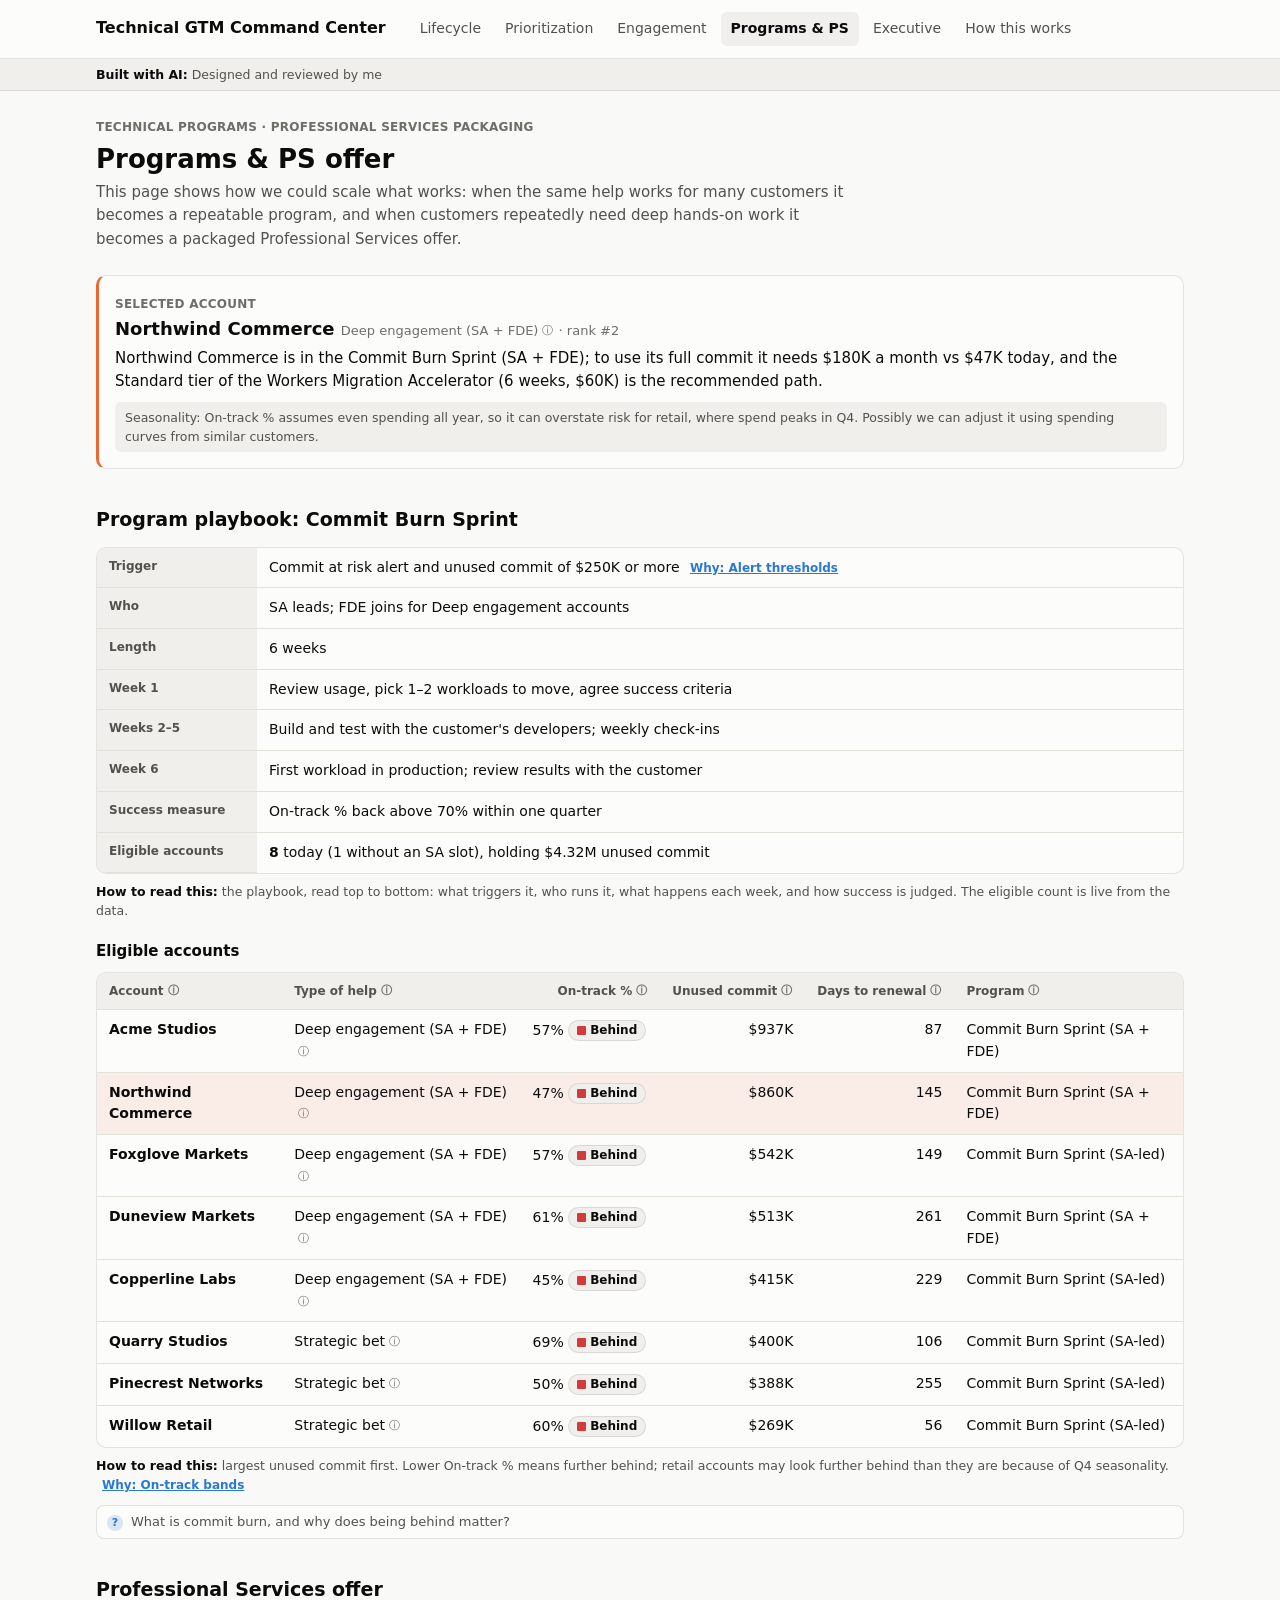
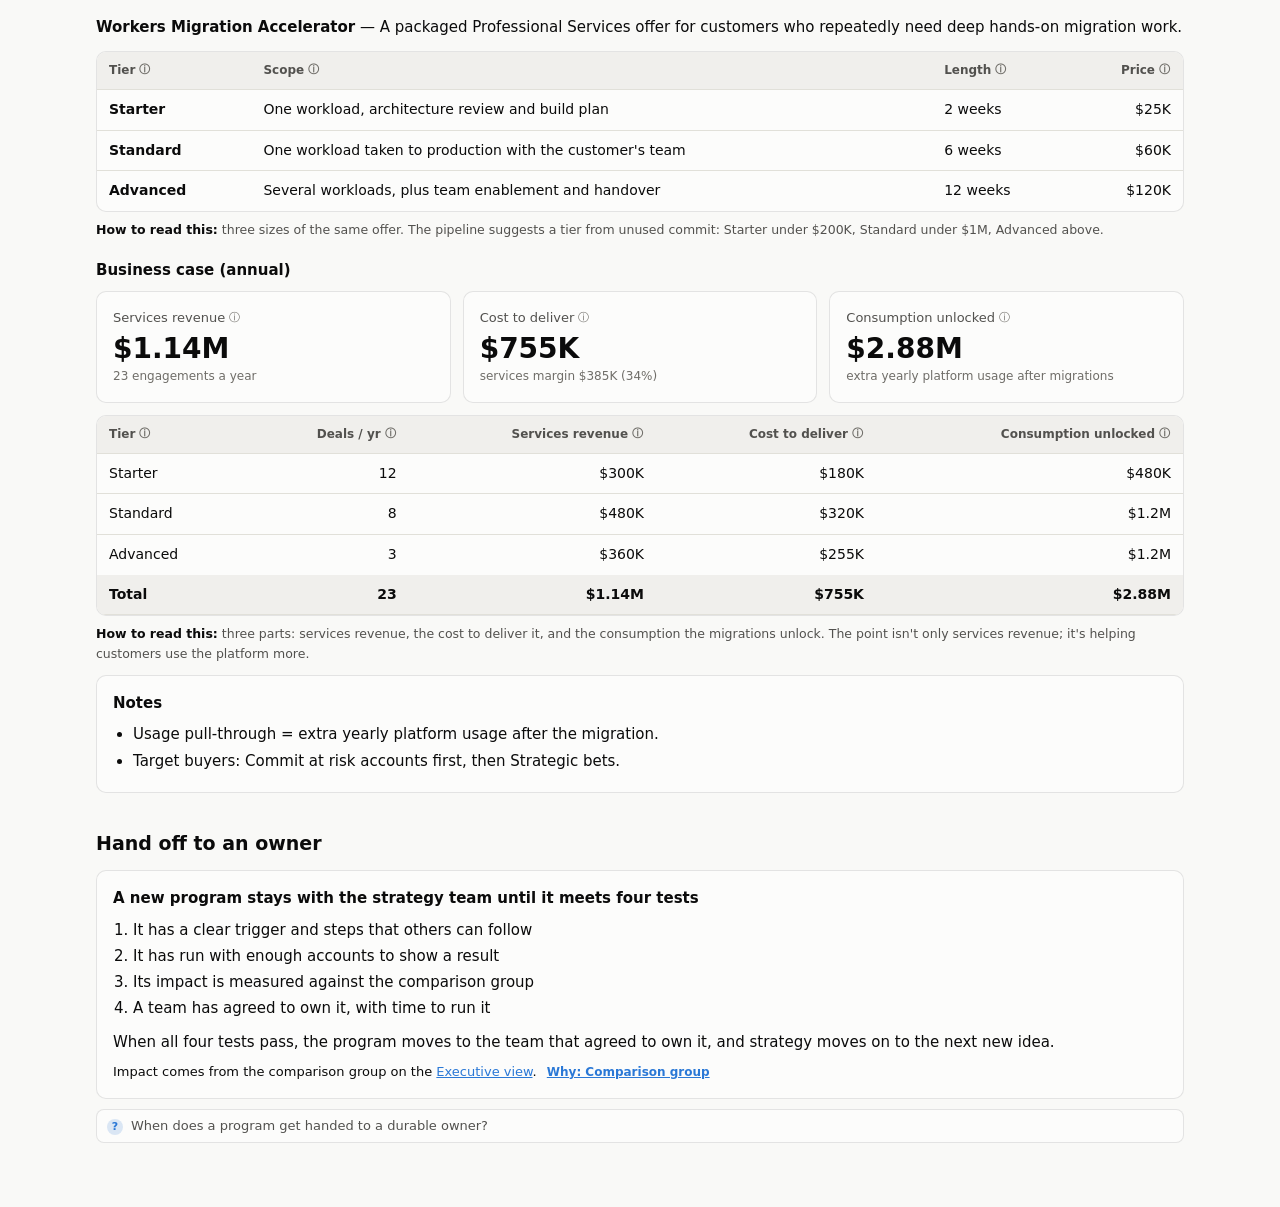
<file: docs/programs.html>
<!doctype html>
<html lang="en">
<head>
  <meta charset="utf-8">
  <meta name="viewport" content="width=device-width, initial-scale=1">
  <title>Programs and PS Offer</title>
  <meta name="description" content="Commit Burn Sprint program playbook, the Workers Migration Accelerator services offer with business case, and program handoff.">
  <link rel="stylesheet" href="assets/style.css?v=2026101105">
</head>
<body>
  <header class="site-header">
    <div class="inner">
      <a class="brand" href="index.html">Technical GTM Command Center</a>
      <nav aria-label="Main" id="nav"></nav>
    </div>
  </header>

  <main>
    <span class="responsibility">Technical programs · Professional Services packaging</span>
    <h1>Programs &amp; PS offer</h1>
    <p class="lede">This page shows how we could scale what works: when the same help works for many customers it becomes a repeatable program, and when customers repeatedly need deep hands-on work it becomes a packaged Professional Services offer.</p>

    <section class="card callout" id="selected" style="margin-bottom:12px"></section>

    <h2 id="program-title">Program playbook</h2>
    <div id="program"></div>

    <h2 id="ps">Professional Services offer</h2>
    <div id="offer"></div>

    <h2 id="handoff">Hand off to an owner</h2>
    <div id="handoff-body"></div>
    <div data-faq="handoff"></div>
  </main>

  <script src="assets/common.js?v=2026101105"></script>
  <script src="assets/lifecycle.js?v=2026101105"></script>
  <script>
    (async function () {
      let accounts, content;
      try { ({ accounts, content } = await GTM.init("programs.html")); }
      catch (err) { GTM.showError(document.querySelector("main"), err); return; }

      const p = content.program, all = accounts.accounts;
      const selected = GTM.selectedAccount(all);
      GTM.carryAccountInNav(selected.slug);
      GTM.backToLifecycle(selected);
      const revenueStep = LIFECYCLE.steps({ accounts, content })[6]; // "Revenue"
      document.getElementById("selected").innerHTML = `
        <span class="responsibility" style="margin:0">Selected account</span>
        <h3 style="font-size:18px">${GTM.esc(selected.account_name)} <span class="muted small" style="font-weight:400">${GTM.term(selected.quadrant)} · rank #${selected.priority_rank}</span></h3>
        <p style="margin:0">${GTM.esc(revenueStep.sentence(selected))}</p>
        ${GTM.seasonalNote(selected)}`;

      const list = (items, tag = "ul") => `<${tag} class="tight">${items.map((i) => `<li>${GTM.esc(i)}</li>`).join("")}</${tag}>`;
      const kpi = (label, value, sub) => `<div class="card kpi"><div class="label">${label}</div><div class="value">${value}</div><div class="sub">${sub}</div></div>`;
      const howto = (text) => `<p class="howto"><strong>How to read this:</strong> ${text}</p>`;

      const eligible = all.filter((a) => a.sprint_eligible).sort((a, b) => b.unused_commit - a.unused_commit);
      document.getElementById("program-title").textContent = `Program playbook: ${p.name}`;
      const row = (k, v) => `<tr><th scope="row" style="width:160px">${k}</th><td>${v}</td></tr>`;
      document.getElementById("program").innerHTML = `
        <div class="table-wrap">
          <table><tbody>
            ${row("Trigger", `${GTM.esc(GTM.fill(p.trigger))} ${GTM.why("flags")}`)}
            ${row("Who", GTM.esc(p.owner))}
            ${row("Length", GTM.esc(p.length))}
            ${p.steps.map((s) => { const [when, ...rest] = s.split(": "); const d = rest.join(": "); return row(GTM.esc(when), GTM.esc(d.charAt(0).toUpperCase() + d.slice(1))); }).join("")}
            ${row("Success measure", GTM.esc(GTM.fill(p.success_metric)))}
            ${row("Eligible accounts", `<strong>${p.eligible_accounts}</strong> today (${p.eligible_outside_capacity} without an SA slot), holding ${GTM.usd(p.eligible_unused_commit)} unused commit`)}
          </tbody></table>
        </div>
        ${howto("the playbook, read top to bottom: what triggers it, who runs it, what happens each week, and how success is judged. The eligible count is live from the data.")}
        <h3 style="margin-top:20px">Eligible accounts</h3>
        <div class="table-wrap">
          <table>
            <thead><tr>
              <th>${GTM.term("account")}</th><th>${GTM.term("quadrant")}</th><th class="num">${GTM.term("burn_pace")}</th>
              <th class="num">${GTM.term("unused_commit")}</th><th class="num">${GTM.term("days_to_renewal")}</th><th>${GTM.term("program")}</th>
            </tr></thead>
            <tbody>${eligible.map((a) => `
              <tr class="${a.slug === selected.slug ? "is-selected" : ""}">
                <td><strong>${GTM.esc(a.account_name)}</strong></td><td>${GTM.term(a.quadrant)}</td>
                <td class="num">${GTM.onTrack(a, false)}</td><td class="num">${GTM.usd(a.unused_commit)}</td>
                <td class="num">${a.days_to_renewal}</td><td>${GTM.esc(a.program)}</td>
              </tr>`).join("")}
            </tbody>
          </table>
        </div>
        ${howto(`largest unused commit first. Lower On-track % means further behind; retail accounts may look further behind than they are because of Q4 seasonality. ${GTM.why("on-track-bands")}`)}
        ${GTM.faqMini(["commit-burn"])}`;

      // ---------- PS offer + business case (computed from content.json inputs) ----------
      const o = content.ps_offer;
      const rows = o.tiers.map((t) => ({
        ...t,
        services: t.price_usd * t.deals_per_year,
        cost: t.delivery_cost_usd * t.deals_per_year,
        pull: t.consumption_pull_through_usd * t.deals_per_year,
      }));
      const sum = (k) => rows.reduce((s, r) => s + r[k], 0);
      const services = sum("services"), cost = sum("cost"), pull = sum("pull"), deals = sum("deals_per_year");

      document.getElementById("offer").innerHTML = `
        <p style="margin:0 0 12px"><strong>${GTM.esc(o.name)}</strong> — ${GTM.esc(o.summary)}</p>
        <div class="table-wrap">
          <table>
            <thead><tr><th>${GTM.term("tier")}</th><th>${GTM.term("scope")}</th><th>${GTM.term("duration")}</th><th class="num">${GTM.term("indicative_price")}</th></tr></thead>
            <tbody>${rows.map((t) => `<tr><td><strong>${GTM.esc(t.tier)}</strong></td><td>${GTM.esc(t.scope)}</td><td>${GTM.esc(t.duration)}</td><td class="num">${GTM.usd(t.price_usd)}</td></tr>`).join("")}</tbody>
          </table>
        </div>
        ${howto(`three sizes of the same offer. The pipeline suggests a tier from unused commit: Starter under ${GTM.data.vars.ps_starter}, Standard under ${GTM.data.vars.ps_standard}, Advanced above.`)}

        <h3 style="margin-top:20px">Business case (annual)</h3>
        <div class="grid grid-3" style="margin-bottom:12px">
          ${kpi(GTM.term("services_revenue"), GTM.usd(services), `${deals} engagements a year`)}
          ${kpi(GTM.term("delivery_cost"), GTM.usd(cost), `services margin ${GTM.usd(services - cost)} (${GTM.pct((services - cost) / services)})`)}
          ${kpi(GTM.term("pull_through"), GTM.usd(pull), "extra yearly platform usage after migrations")}
        </div>
        <div class="table-wrap">
          <table>
            <thead><tr><th>${GTM.term("tier")}</th><th class="num">${GTM.term("deals_per_year")}</th><th class="num">${GTM.term("services_revenue")}</th><th class="num">${GTM.term("delivery_cost")}</th><th class="num">${GTM.term("pull_through")}</th></tr></thead>
            <tbody>${rows.map((r) => `<tr><td>${GTM.esc(r.tier)}</td><td class="num">${r.deals_per_year}</td><td class="num">${GTM.usd(r.services)}</td><td class="num">${GTM.usd(r.cost)}</td><td class="num">${GTM.usd(r.pull)}</td></tr>`).join("")}</tbody>
            <tfoot><tr><td>Total</td><td class="num">${deals}</td><td class="num">${GTM.usd(services)}</td><td class="num">${GTM.usd(cost)}</td><td class="num">${GTM.usd(pull)}</td></tr></tfoot>
          </table>
        </div>
        ${howto("three parts: services revenue, the cost to deliver it, and the consumption the migrations unlock. The point isn't only services revenue; it's helping customers use the platform more.")}
        <div class="card" style="margin-top:12px"><h3>Notes</h3>${list(o.business_case_notes)}</div>`;

      const h = p.handoff;
      document.getElementById("handoff-body").innerHTML = `
        <div class="card">
          <h3>A new program stays with the strategy team until it meets four tests</h3>${list(h.ready_when, "ol")}
          <p style="margin:10px 0 0">${GTM.esc(h.owner)}</p>
          <p class="small" style="margin:8px 0 0">Impact comes from the comparison group on the <a href="executive.html#measure">Executive view</a>. ${GTM.why("holdout")}</p>
        </div>`;

      GTM.scrollToHash();
    })();
  </script>
</body>
</html>
</file>
<file: docs/assets/style.css>
/* Technical GTM Command Center — shared styles.
   Neutral palette, system font, light + dark mode. Colors are tokens so the
   charts (via common.js) and the page read from the same source. */

:root {
  color-scheme: light;
  --page: #f9f9f7;
  --surface: #fcfcfb;
  --surface-2: #f0efec;
  --text: #0b0b0b;
  --text-2: #52514e;
  --muted: #6f6d68;
  --grid: #e1e0d9;
  --axis: #c3c2b7;
  --border: rgba(11, 11, 11, 0.10);
  --accent: #2a78d6;      /* series 1: in capacity / primary actions */
  --highlight: #eb6834;   /* series 2: Northwind */
  --out: #a3a29c;         /* de-emphasized marks */
  --good: #0ca30c;
  --warning: #c98500;
  --critical: #d03b3b;
  --banner-bg: #fff4d6;
  --banner-text: #5c4300;
  --radius: 10px;
  /* Lifecycle step types: grey = data, purple = decision, green = action & revenue */
  --type-data: #898781;
  --type-decision: #6250d6;
  --type-action: #008300;
  --series-2: #1baf7a;     /* second chart series (executive stacked bar) */
  --font: system-ui, -apple-system, "Segoe UI", sans-serif;
}
@media (prefers-color-scheme: dark) {
  :root:not([data-theme="light"]) {
    color-scheme: dark;
    --page: #0d0d0d;
    --surface: #1a1a19;
    --surface-2: #232321;
    --text: #f0efec;
    --text-2: #c3c2b7;
    --muted: #9a9890;
    --grid: #2c2c2a;
    --axis: #383835;
    --border: rgba(255, 255, 255, 0.10);
    --accent: #3987e5;
    --highlight: #d95926;
    --out: #5d5c57;
    --warning: #fab219;
    --banner-bg: #3a2e0a;
    --banner-text: #f5dc9a;
    --type-decision: #9085e9;
    --type-action: #0ca30c;
  --series-2: #199e70;
  }
}
:root[data-theme="dark"] {
  color-scheme: dark;
  --page: #0d0d0d;
  --surface: #1a1a19;
  --surface-2: #232321;
  --text: #f0efec;
  --text-2: #c3c2b7;
  --muted: #9a9890;
  --grid: #2c2c2a;
  --axis: #383835;
  --border: rgba(255, 255, 255, 0.10);
  --accent: #3987e5;
  --highlight: #d95926;
  --out: #5d5c57;
  --warning: #fab219;
  --banner-bg: #3a2e0a;
  --banner-text: #f5dc9a;
  --type-decision: #9085e9;
  --type-action: #0ca30c;
  --series-2: #199e70;
}

* { box-sizing: border-box; }
html { -webkit-text-size-adjust: 100%; }
body {
  margin: 0;
  background: var(--page);
  color: var(--text);
  font: 15px/1.55 var(--font);
}
a { color: var(--accent); }

/* Disclaimer banner — required on every page. */
.banner {
  background: var(--banner-bg);
  color: var(--banner-text);
  text-align: center;
  font-size: 13px;
  font-weight: 600;
  padding: 6px 16px;
}

/* Header + nav */
.site-header {
  background: var(--surface);
  border-bottom: 1px solid var(--border);
}
.site-header .inner {
  max-width: 1120px;
  margin: 0 auto;
  padding: 12px 16px;
  display: flex;
  flex-wrap: wrap;
  align-items: center;
  gap: 8px 24px;
}
.brand { font-weight: 700; font-size: 16px; color: var(--text); text-decoration: none; }
nav ul { list-style: none; display: flex; flex-wrap: wrap; gap: 4px; margin: 0; padding: 0; }
nav a {
  display: block;
  padding: 6px 10px;
  border-radius: 6px;
  color: var(--text-2);
  text-decoration: none;
  font-size: 14px;
}
nav a:hover { background: var(--surface-2); color: var(--text); }
nav a[aria-current="page"] { background: var(--surface-2); color: var(--text); font-weight: 600; }

main { max-width: 1120px; margin: 0 auto; padding: 24px 16px 64px; }
h1 { font-size: 26px; line-height: 1.25; margin: 0 0 6px; }
h2 { font-size: 19px; margin: 36px 0 12px; }
h3 { font-size: 15px; margin: 0 0 8px; }
.lede { color: var(--text-2); margin: 0 0 24px; max-width: 760px; }
.responsibility {
  display: inline-block;
  font-size: 12px;
  font-weight: 600;
  letter-spacing: .02em;
  text-transform: uppercase;
  color: var(--muted);
  margin-bottom: 6px;
}
.muted { color: var(--muted); }
.small { font-size: 13px; }

/* Cards */
.card {
  background: var(--surface);
  border: 1px solid var(--border);
  border-radius: var(--radius);
  padding: 16px;
}
.grid { display: grid; gap: 12px; }
.grid-4 { grid-template-columns: repeat(auto-fit, minmax(min(200px, 100%), 1fr)); }
.grid-2 { grid-template-columns: repeat(auto-fit, minmax(min(300px, 100%), 1fr)); }
.grid-3 { grid-template-columns: repeat(auto-fit, minmax(min(220px, 100%), 1fr)); }
/* Lifecycle metric cards: 4 across on desktop, 2×2 on phones */
.grid-metrics { grid-template-columns: repeat(auto-fit, minmax(min(150px, 100%), 1fr)); }

.kpi .label { font-size: 13px; color: var(--text-2); }
.kpi .value { font-size: 28px; font-weight: 700; line-height: 1.2; margin: 4px 0 2px; }
.kpi .sub { font-size: 12px; color: var(--muted); }

/* Tables: wrapper scrolls sideways on phones so the page never does. */
.table-wrap { overflow-x: auto; border: 1px solid var(--border); border-radius: var(--radius); background: var(--surface); }
table { width: 100%; border-collapse: collapse; font-size: 14px; }
th, td { text-align: left; padding: 9px 12px; border-bottom: 1px solid var(--grid); vertical-align: top; }
th { font-size: 12px; font-weight: 600; color: var(--text-2); background: var(--surface-2); white-space: nowrap; }
tbody tr:last-child td { border-bottom: 0; }
td.num, th.num { text-align: right; font-variant-numeric: tabular-nums; white-space: nowrap; }
tr.is-selected td { background: color-mix(in srgb, var(--highlight) 10%, transparent); }
tfoot td { font-weight: 700; background: var(--surface-2); }

/* Chips for flags, quadrants, status */
.chip {
  display: inline-flex;
  align-items: center;
  gap: 4px;
  font-size: 12px;
  line-height: 1.4;
  padding: 1px 8px;
  border-radius: 999px;
  border: 1px solid var(--border);
  background: var(--surface-2);
  color: var(--text-2);
  white-space: nowrap;
  margin: 1px 2px 1px 0;
}
.status { font-weight: 600; color: var(--text); }
.status .dot { width: 9px; height: 9px; border-radius: 50%; display: inline-block; }
.status-green .dot { background: var(--good); }
.status-yellow .dot { background: var(--warning); border-radius: 2px; transform: rotate(45deg); width: 8px; height: 8px; }
.status-red .dot { background: var(--critical); border-radius: 1px; }

.reasons { margin: 0; padding-left: 16px; font-size: 12.5px; color: var(--text-2); min-width: 200px; }

/* Controls */
.controls { display: flex; flex-wrap: wrap; gap: 12px 20px; align-items: center; margin: 0 0 12px; }
.controls label { font-size: 13px; color: var(--text-2); display: flex; align-items: center; gap: 8px; }
select, input[type="search"] {
  font: inherit; font-size: 14px; padding: 6px 8px; border-radius: 6px;
  border: 1px solid var(--axis); background: var(--surface); color: var(--text);
}
input[type="range"] { width: 160px; max-width: 100%; accent-color: var(--accent); }
.btn {
  font: inherit; font-size: 14px; padding: 7px 14px; border-radius: 6px; cursor: pointer;
  border: 1px solid var(--axis); background: var(--surface); color: var(--text);
}
.btn:hover:not(:disabled) { background: var(--surface-2); }
.btn:disabled { opacity: .45; cursor: default; }
.btn-primary { background: var(--accent); border-color: var(--accent); color: #fff; }
.btn-primary:hover:not(:disabled) { background: var(--accent); filter: brightness(1.08); }

.chart { width: 100%; height: 460px; }

/* Guided tour flowchart */
.flow { list-style: none; margin: 0 0 16px; padding: 0; display: flex; flex-wrap: wrap; gap: 8px; align-items: center; }
.flow li { display: flex; align-items: center; gap: 8px; }
.flow li:not(:last-child)::after { content: "→"; color: var(--muted); }
.flow button {
  font: inherit; font-size: 13px; font-weight: 600; cursor: pointer;
  padding: 8px 12px; border-radius: 8px;
  border: 1px solid var(--axis); background: var(--surface); color: var(--text-2);
}
.flow button:hover { color: var(--text); border-color: var(--text-2); }
.flow button[aria-current="step"] { background: var(--accent); border-color: var(--accent); color: #fff; }
.flow .n { opacity: .7; margin-right: 4px; }
.step-panel h2 { margin-top: 0; }
.step-panel dl { margin: 0; display: grid; gap: 14px; }
.step-panel dt { font-size: 12px; font-weight: 600; text-transform: uppercase; letter-spacing: .03em; color: var(--muted); }
.step-panel dd { margin: 2px 0 0; }
.nw-box { border-left: 3px solid var(--highlight); padding: 2px 0 2px 12px; }
.step-nav { display: flex; justify-content: space-between; align-items: center; margin-top: 16px; gap: 12px; }

ul.tight, ol.tight { margin: 0; padding-left: 20px; }
ul.tight li, ol.tight li { margin: 3px 0; }
.metric { border-left: 3px solid var(--good); padding-left: 12px; }

/* Selected account callout + back link (cross-page state) */
.back-link { margin: -8px 0 12px; }
.callout { border-left: 3px solid var(--highlight); }
.callout h3 { margin-bottom: 4px; }
.facts { display: grid; grid-template-columns: repeat(auto-fit, minmax(min(150px, 100%), 1fr)); gap: 10px 16px; margin: 12px 0 0; }
.facts dt { font-size: 12px; color: var(--muted); }
.facts dd { margin: 0; font-weight: 600; font-variant-numeric: tabular-nums; }

/* Lifecycle: account picker */
.picker { display: flex; flex-wrap: wrap; gap: 8px; align-items: stretch; margin-bottom: 8px; }
.picker .featured {
  font: inherit; text-align: left; cursor: pointer; padding: 8px 12px; border-radius: 8px;
  border: 1px solid var(--axis); background: var(--surface); color: var(--text); min-width: 0;
}
.picker .featured span { display: block; font-size: 12px; color: var(--muted); }
.picker .featured:hover { border-color: var(--text-2); }
.picker .featured[aria-pressed="true"] { border: 2px solid var(--highlight); padding: 7px 11px; }
.search-row { display: flex; flex-wrap: wrap; gap: 8px; align-items: center; }
.search-row input { width: 260px; max-width: 100%; }

/* Lifecycle: step blocks */
.legend { display: flex; flex-wrap: wrap; gap: 6px 16px; font-size: 13px; color: var(--text-2); margin: 0 0 10px; }
.legend .sw { display: inline-block; width: 12px; height: 12px; border-radius: 3px; margin-right: 6px; vertical-align: -1px; }
.steps { list-style: none; margin: 0 0 16px; padding: 0; display: grid; grid-template-columns: repeat(4, minmax(0, 1fr)); gap: 8px; }
.steps button {
  width: 100%; height: 100%; font: inherit; text-align: left; cursor: pointer;
  padding: 10px 12px; border-radius: 8px; background: var(--surface); color: var(--text);
  border: 1px solid var(--border); border-top: 4px solid var(--c);
}
.steps button:hover { background: var(--surface-2); }
.steps button[aria-current="step"] { background: color-mix(in srgb, var(--c) 14%, var(--surface)); outline: 2px solid var(--c); outline-offset: -1px; }
.steps .num { font-size: 12px; color: var(--muted); }
.steps .nm { display: block; font-weight: 600; font-size: 14px; }
.steps .ty { font-size: 11px; font-weight: 600; text-transform: uppercase; letter-spacing: .03em; color: var(--c); }
.type-data { --c: var(--type-data); }
.type-decision { --c: var(--type-decision); }
.type-action { --c: var(--type-action); }
.sentence { font-size: 16px; line-height: 1.6; margin: 0; }
.panel-actions { display: flex; flex-wrap: wrap; gap: 8px; align-items: center; justify-content: space-between; margin-top: 16px; }
.panel-actions .group { display: flex; gap: 8px; align-items: center; }
@media (max-width: 700px) { .steps { grid-template-columns: repeat(2, minmax(0, 1fr)); } }

/* JD keyword pill (Lifecycle panel, Methodology mapping table) */
.kw {
  display: inline-block; font-size: 12px; line-height: 1.5; padding: 0 7px; border-radius: 4px;
  background: color-mix(in srgb, var(--type-decision) 12%, transparent); color: var(--text); margin: 1px 2px;
}

/* Glossary tooltips */
.term { white-space: nowrap; }
/* Long names (e.g. "Deep engagement (SA + FDE)") must wrap inside cards rather than overflow. */
.kpi .value .term, .kpi .label .term, .facts dd .term, .facts dt .term, td .term { white-space: normal; }
.facts dt { overflow-wrap: anywhere; padding-right: 6px; }
.chip .term { white-space: nowrap; }   /* chips wrap between each other, never inside */
.kpi .value { overflow-wrap: anywhere; }
.kpi .sub .why { white-space: normal; display: inline-block; margin-left: 0; }
.info {
  font: inherit; font-size: 11px; line-height: 1; cursor: help; background: none; border: 0;
  color: var(--muted); padding: 2px 1px 2px 3px; margin-left: 1px; vertical-align: 1px; border-radius: 4px;
}
.info:hover, .info:focus-visible { color: var(--accent); }
.info:focus-visible { outline: 2px solid var(--accent); }
#tip {
  position: fixed; z-index: 50; max-width: 280px; padding: 8px 10px; border-radius: 8px;
  background: var(--text); color: var(--page); font-size: 12.5px; line-height: 1.45;
  box-shadow: 0 4px 16px rgba(0,0,0,.18); pointer-events: none; white-space: normal; text-transform: none; letter-spacing: 0; font-weight: 400;
}

/* "How to read this" captions and "Why?" links */
.howto { font-size: 12.5px; color: var(--text-2); margin: 8px 0 0; }
.howto strong { color: var(--text); font-weight: 600; }
.why { font-size: 12px; font-weight: 600; margin-left: 6px; white-space: nowrap; }
.breakdown { display: block; font-size: 11.5px; color: var(--muted); font-weight: 400; white-space: nowrap; }
.facts .breakdown, .kpi .breakdown { white-space: normal; }

/* Decision log: highlight the entry a "Why?" link points to */
article:target { outline: 2px solid var(--accent); outline-offset: 2px; }

.note { font-size: 12.5px; color: var(--text-2); background: var(--surface-2); border-radius: 6px; padding: 6px 10px; margin: 8px 0 0; }

/* Small "?" questions next to charts and tables */
.faq-mini { margin: 10px 0 0; display: grid; gap: 4px; }
.faq-mini details { font-size: 13px; border: 1px solid var(--border); border-radius: 8px; background: var(--surface); }
.faq-mini summary { cursor: pointer; padding: 6px 10px; color: var(--text-2); list-style: none; display: flex; gap: 8px; align-items: baseline; }
.faq-mini summary::-webkit-details-marker { display: none; }
.faq-mini summary:hover { color: var(--text); }
.faq-mini details[open] summary { color: var(--text); font-weight: 600; }
.faq-mini p { margin: 0; padding: 0 10px 8px 34px; color: var(--text-2); line-height: 1.5; }
.q-mark {
  flex: none; width: 16px; height: 16px; border-radius: 50%; font-size: 11px; font-weight: 700; line-height: 16px; text-align: center;
  background: color-mix(in srgb, var(--accent) 16%, transparent); color: var(--accent);
}
.why-account { margin: 12px 0 0; padding: 10px 12px; border-radius: 8px; background: color-mix(in srgb, var(--highlight) 9%, var(--surface)); font-size: 14px; line-height: 1.55; }

/* Questions page */
.faq-group h2 { margin-top: 28px; }
.faq-full details { border: 1px solid var(--border); border-radius: 8px; background: var(--surface); margin-bottom: 6px; }
.faq-full summary { cursor: pointer; padding: 10px 14px; font-weight: 600; }
.faq-full details > div { padding: 0 14px 12px; color: var(--text-2); }
.faq-full details:target { outline: 2px solid var(--accent); }

.credit-bar { background: var(--surface-2); border-bottom: 1px solid var(--border); font-size: 12.5px; color: var(--text-2); }
.credit-bar .inner { max-width: 1120px; margin: 0 auto; padding: 6px 16px; }
.credit-bar strong { color: var(--text); }

/* "How this works" long-form page */
.doc-layout { display: grid; grid-template-columns: 230px minmax(0, 1fr); gap: 32px; align-items: start; }
.toc { position: sticky; top: 16px; max-height: calc(100vh - 32px); overflow-y: auto; font-size: 13px; }
.toc summary { font-weight: 700; cursor: pointer; margin-bottom: 6px; }
.toc ol { margin: 0; padding-left: 20px; }
.toc li { margin: 4px 0; }
.toc a { color: var(--text-2); text-decoration: none; }
.toc a:hover { color: var(--accent); text-decoration: underline; }
.doc { max-width: 780px; min-width: 0; }
.doc section { padding-top: 8px; margin-bottom: 36px; scroll-margin-top: 12px; }
.doc h2 { margin-top: 12px; font-size: 22px; }
.doc h3 { font-size: 15px; margin: 18px 0 6px; }
.doc p, .doc li { line-height: 1.65; }
.doc .table-wrap { margin: 10px 0 14px; }
.formula { font-family: ui-monospace, SFMono-Regular, Menlo, monospace; font-size: 13.5px; background: var(--surface-2); border-radius: 6px; padding: 8px 12px; overflow-x: auto; }
.back-top { display: inline-block; font-size: 12px; margin-top: 4px; }
.flowsteps { padding-left: 22px; }
.flowsteps li { margin: 6px 0; padding-left: 8px; border-left: 3px solid var(--c); }
@media (max-width: 900px) {
  .doc-layout { grid-template-columns: 1fr; gap: 12px; }
  .toc { position: static; max-height: none; border: 1px solid var(--border); border-radius: var(--radius); padding: 10px 12px; background: var(--surface); }
}

.plan-list { margin: 0; padding-left: 16px; }
.plan-list li { margin: 2px 0; }

footer { max-width: 1120px; margin: 0 auto; padding: 0 16px 32px; font-size: 12px; color: var(--muted); }

@media (max-width: 600px) {
  .why { white-space: normal; }
  h1 { font-size: 22px; }
  .chart { height: 380px; }
  .kpi .value { font-size: 24px; }
}
</file>
